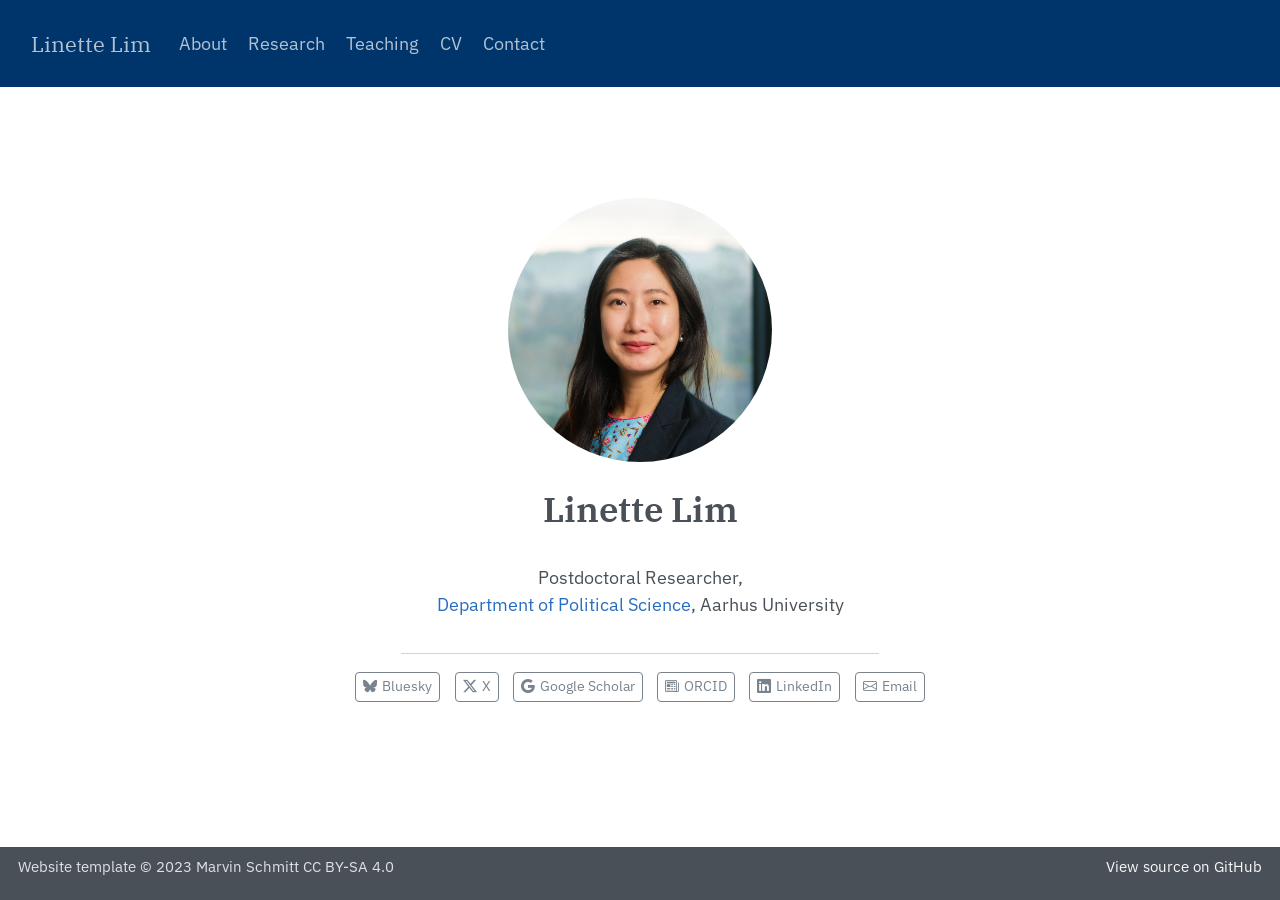
<file: docs/index.html>
<!DOCTYPE html>
<html xmlns="http://www.w3.org/1999/xhtml" lang="en" xml:lang="en"><head>

<meta charset="utf-8">
<meta name="generator" content="quarto-1.8.26">

<meta name="viewport" content="width=device-width, initial-scale=1.0, user-scalable=yes">


<title>Linette Lim</title>
<style>
code{white-space: pre-wrap;}
span.smallcaps{font-variant: small-caps;}
div.columns{display: flex; gap: min(4vw, 1.5em);}
div.column{flex: auto; overflow-x: auto;}
div.hanging-indent{margin-left: 1.5em; text-indent: -1.5em;}
ul.task-list{list-style: none;}
ul.task-list li input[type="checkbox"] {
  width: 0.8em;
  margin: 0 0.8em 0.2em -1em; /* quarto-specific, see https://github.com/quarto-dev/quarto-cli/issues/4556 */ 
  vertical-align: middle;
}
</style>


<script src="site_libs/quarto-nav/quarto-nav.js"></script>
<script src="site_libs/quarto-nav/headroom.min.js"></script>
<script src="site_libs/clipboard/clipboard.min.js"></script>
<script src="site_libs/quarto-html/quarto.js" type="module"></script>
<script src="site_libs/quarto-html/tabsets/tabsets.js" type="module"></script>
<script src="site_libs/quarto-html/axe/axe-check.js" type="module"></script>
<script src="site_libs/quarto-html/popper.min.js"></script>
<script src="site_libs/quarto-html/tippy.umd.min.js"></script>
<link href="site_libs/quarto-html/tippy.css" rel="stylesheet">
<link href="site_libs/quarto-html/quarto-syntax-highlighting-587c61ba64f3a5504c4d52d930310e48.css" rel="stylesheet" id="quarto-text-highlighting-styles">
<script src="site_libs/bootstrap/bootstrap.min.js"></script>
<link href="site_libs/bootstrap/bootstrap-icons.css" rel="stylesheet">
<link href="site_libs/bootstrap/bootstrap-eda5d264fb7306317da02b2ab7589dc1.min.css" rel="stylesheet" append-hash="true" id="quarto-bootstrap" data-mode="light">
<script id="quarto-search-options" type="application/json">{
  "language": {
    "search-no-results-text": "No results",
    "search-matching-documents-text": "matching documents",
    "search-copy-link-title": "Copy link to search",
    "search-hide-matches-text": "Hide additional matches",
    "search-more-match-text": "more match in this document",
    "search-more-matches-text": "more matches in this document",
    "search-clear-button-title": "Clear",
    "search-text-placeholder": "",
    "search-detached-cancel-button-title": "Cancel",
    "search-submit-button-title": "Submit",
    "search-label": "Search"
  }
}</script>
<style>@import url('https://fonts.googleapis.com/css2?family=IBM+Plex+Sans:ital,wght@0,100..700;1,100..700&family=IBM+Plex+Serif:ital,wght@0,100;0,200;0,300;0,400;0,500;0,600;0,700;1,100;1,200;1,300;1,400;1,500;1,600;1,700&display=swap');</style>


</head>

<body class="nav-fixed fullcontent quarto-light">

<div id="quarto-search-results"></div>
  <header id="quarto-header" class="headroom fixed-top">
    <nav class="navbar navbar-expand-lg " data-bs-theme="dark">
      <div class="navbar-container container-fluid">
      <div class="navbar-brand-container mx-auto">
    <a class="navbar-brand" href="./index.html">
    <span class="navbar-title">Linette Lim</span>
    </a>
  </div>
          <button class="navbar-toggler" type="button" data-bs-toggle="collapse" data-bs-target="#navbarCollapse" aria-controls="navbarCollapse" role="menu" aria-expanded="false" aria-label="Toggle navigation" onclick="if (window.quartoToggleHeadroom) { window.quartoToggleHeadroom(); }">
  <span class="navbar-toggler-icon"></span>
</button>
          <div class="collapse navbar-collapse" id="navbarCollapse">
            <ul class="navbar-nav navbar-nav-scroll me-auto">
  <li class="nav-item">
    <a class="nav-link" href="./about/index.html"> 
<span class="menu-text">About</span></a>
  </li>  
  <li class="nav-item">
    <a class="nav-link" href="./research/index.html"> 
<span class="menu-text">Research</span></a>
  </li>  
  <li class="nav-item">
    <a class="nav-link" href="./teaching/index.html"> 
<span class="menu-text">Teaching</span></a>
  </li>  
  <li class="nav-item">
    <a class="nav-link" href="./cv/index.html"> 
<span class="menu-text">CV</span></a>
  </li>  
  <li class="nav-item">
    <a class="nav-link" href="./contact/index.html"> 
<span class="menu-text">Contact</span></a>
  </li>  
</ul>
          </div> <!-- /navcollapse -->
            <div class="quarto-navbar-tools">
</div>
      </div> <!-- /container-fluid -->
    </nav>
</header>
<!-- content -->
<div id="quarto-content" class="quarto-container page-columns page-rows-contents page-layout-article page-navbar">
<!-- sidebar -->
<!-- margin-sidebar -->
    
<!-- main -->
<main class="content" id="quarto-document-content">




<div class="quarto-about-jolla">
  <img src="img/2212_Lim_L_011.png" class="about-image
  round " style="height: 15em; width: 15em;">
 <header id="title-block-header" class="quarto-title-block"><h1 class="title display-7">Linette Lim</h1></header><div id="about-block" style="text-align: center;">
<section id="linette-lim" class="level1">
<p>Postdoctoral Researcher,<br> <a href="https://ps.au.dk/en/" target="_blank">Department of Political Science</a>, Aarhus University</p>
</section>
</div> 
  <hr class="about-sep">
   <div class="about-links">
  <a href="https://bsky.app/profile/linettelim.bsky.social" class="about-link" rel="" target="">
    <i class="bi bi-bluesky"></i>
     <span class="about-link-text">Bluesky</span>
  </a>
  <a href="https://x.com/LinetteMLim" class="about-link" rel="" target="">
    <i class="bi bi-twitter-x"></i>
     <span class="about-link-text">X</span>
  </a>
  <a href="https://scholar.google.com/citations?user=Cuccu_sAAAAJ&amp;hl=en" class="about-link" rel="" target="">
    <i class="bi bi-google"></i>
     <span class="about-link-text">Google Scholar</span>
  </a>
  <a href="https://orcid.org/0000-0001-6916-4263" class="about-link" rel="" target="">
    <i class="bi bi-newspaper"></i>
     <span class="about-link-text">ORCID</span>
  </a>
  <a href="https://www.linkedin.com/in/linette-lim-a2095012/" class="about-link" rel="" target="">
    <i class="bi bi-linkedin"></i>
     <span class="about-link-text">LinkedIn</span>
  </a>
  <a href="mailto:mail@linettelim.com" class="about-link" rel="" target="">
    <i class="bi bi-envelope"></i>
     <span class="about-link-text">Email</span>
  </a>
</div>
</div>





</main> <!-- /main -->
<script id="quarto-html-after-body" type="application/javascript">
  window.document.addEventListener("DOMContentLoaded", function (event) {
    const isCodeAnnotation = (el) => {
      for (const clz of el.classList) {
        if (clz.startsWith('code-annotation-')) {                     
          return true;
        }
      }
      return false;
    }
    const onCopySuccess = function(e) {
      // button target
      const button = e.trigger;
      // don't keep focus
      button.blur();
      // flash "checked"
      button.classList.add('code-copy-button-checked');
      var currentTitle = button.getAttribute("title");
      button.setAttribute("title", "Copied!");
      let tooltip;
      if (window.bootstrap) {
        button.setAttribute("data-bs-toggle", "tooltip");
        button.setAttribute("data-bs-placement", "left");
        button.setAttribute("data-bs-title", "Copied!");
        tooltip = new bootstrap.Tooltip(button, 
          { trigger: "manual", 
            customClass: "code-copy-button-tooltip",
            offset: [0, -8]});
        tooltip.show();    
      }
      setTimeout(function() {
        if (tooltip) {
          tooltip.hide();
          button.removeAttribute("data-bs-title");
          button.removeAttribute("data-bs-toggle");
          button.removeAttribute("data-bs-placement");
        }
        button.setAttribute("title", currentTitle);
        button.classList.remove('code-copy-button-checked');
      }, 1000);
      // clear code selection
      e.clearSelection();
    }
    const getTextToCopy = function(trigger) {
      const outerScaffold = trigger.parentElement.cloneNode(true);
      const codeEl = outerScaffold.querySelector('code');
      for (const childEl of codeEl.children) {
        if (isCodeAnnotation(childEl)) {
          childEl.remove();
        }
      }
      return codeEl.innerText;
    }
    const clipboard = new window.ClipboardJS('.code-copy-button:not([data-in-quarto-modal])', {
      text: getTextToCopy
    });
    clipboard.on('success', onCopySuccess);
    if (window.document.getElementById('quarto-embedded-source-code-modal')) {
      const clipboardModal = new window.ClipboardJS('.code-copy-button[data-in-quarto-modal]', {
        text: getTextToCopy,
        container: window.document.getElementById('quarto-embedded-source-code-modal')
      });
      clipboardModal.on('success', onCopySuccess);
    }
      var localhostRegex = new RegExp(/^(?:http|https):\/\/localhost\:?[0-9]*\//);
      var mailtoRegex = new RegExp(/^mailto:/);
        var filterRegex = new RegExp('/' + window.location.host + '/');
      var isInternal = (href) => {
          return filterRegex.test(href) || localhostRegex.test(href) || mailtoRegex.test(href);
      }
      // Inspect non-navigation links and adorn them if external
     var links = window.document.querySelectorAll('a[href]:not(.nav-link):not(.navbar-brand):not(.toc-action):not(.sidebar-link):not(.sidebar-item-toggle):not(.pagination-link):not(.no-external):not([aria-hidden]):not(.dropdown-item):not(.quarto-navigation-tool):not(.about-link)');
      for (var i=0; i<links.length; i++) {
        const link = links[i];
        if (!isInternal(link.href)) {
          // undo the damage that might have been done by quarto-nav.js in the case of
          // links that we want to consider external
          if (link.dataset.originalHref !== undefined) {
            link.href = link.dataset.originalHref;
          }
        }
      }
    function tippyHover(el, contentFn, onTriggerFn, onUntriggerFn) {
      const config = {
        allowHTML: true,
        maxWidth: 500,
        delay: 100,
        arrow: false,
        appendTo: function(el) {
            return el.parentElement;
        },
        interactive: true,
        interactiveBorder: 10,
        theme: 'quarto',
        placement: 'bottom-start',
      };
      if (contentFn) {
        config.content = contentFn;
      }
      if (onTriggerFn) {
        config.onTrigger = onTriggerFn;
      }
      if (onUntriggerFn) {
        config.onUntrigger = onUntriggerFn;
      }
      window.tippy(el, config); 
    }
    const noterefs = window.document.querySelectorAll('a[role="doc-noteref"]');
    for (var i=0; i<noterefs.length; i++) {
      const ref = noterefs[i];
      tippyHover(ref, function() {
        // use id or data attribute instead here
        let href = ref.getAttribute('data-footnote-href') || ref.getAttribute('href');
        try { href = new URL(href).hash; } catch {}
        const id = href.replace(/^#\/?/, "");
        const note = window.document.getElementById(id);
        if (note) {
          return note.innerHTML;
        } else {
          return "";
        }
      });
    }
    const xrefs = window.document.querySelectorAll('a.quarto-xref');
    const processXRef = (id, note) => {
      // Strip column container classes
      const stripColumnClz = (el) => {
        el.classList.remove("page-full", "page-columns");
        if (el.children) {
          for (const child of el.children) {
            stripColumnClz(child);
          }
        }
      }
      stripColumnClz(note)
      if (id === null || id.startsWith('sec-')) {
        // Special case sections, only their first couple elements
        const container = document.createElement("div");
        if (note.children && note.children.length > 2) {
          container.appendChild(note.children[0].cloneNode(true));
          for (let i = 1; i < note.children.length; i++) {
            const child = note.children[i];
            if (child.tagName === "P" && child.innerText === "") {
              continue;
            } else {
              container.appendChild(child.cloneNode(true));
              break;
            }
          }
          if (window.Quarto?.typesetMath) {
            window.Quarto.typesetMath(container);
          }
          return container.innerHTML
        } else {
          if (window.Quarto?.typesetMath) {
            window.Quarto.typesetMath(note);
          }
          return note.innerHTML;
        }
      } else {
        // Remove any anchor links if they are present
        const anchorLink = note.querySelector('a.anchorjs-link');
        if (anchorLink) {
          anchorLink.remove();
        }
        if (window.Quarto?.typesetMath) {
          window.Quarto.typesetMath(note);
        }
        if (note.classList.contains("callout")) {
          return note.outerHTML;
        } else {
          return note.innerHTML;
        }
      }
    }
    for (var i=0; i<xrefs.length; i++) {
      const xref = xrefs[i];
      tippyHover(xref, undefined, function(instance) {
        instance.disable();
        let url = xref.getAttribute('href');
        let hash = undefined; 
        if (url.startsWith('#')) {
          hash = url;
        } else {
          try { hash = new URL(url).hash; } catch {}
        }
        if (hash) {
          const id = hash.replace(/^#\/?/, "");
          const note = window.document.getElementById(id);
          if (note !== null) {
            try {
              const html = processXRef(id, note.cloneNode(true));
              instance.setContent(html);
            } finally {
              instance.enable();
              instance.show();
            }
          } else {
            // See if we can fetch this
            fetch(url.split('#')[0])
            .then(res => res.text())
            .then(html => {
              const parser = new DOMParser();
              const htmlDoc = parser.parseFromString(html, "text/html");
              const note = htmlDoc.getElementById(id);
              if (note !== null) {
                const html = processXRef(id, note);
                instance.setContent(html);
              } 
            }).finally(() => {
              instance.enable();
              instance.show();
            });
          }
        } else {
          // See if we can fetch a full url (with no hash to target)
          // This is a special case and we should probably do some content thinning / targeting
          fetch(url)
          .then(res => res.text())
          .then(html => {
            const parser = new DOMParser();
            const htmlDoc = parser.parseFromString(html, "text/html");
            const note = htmlDoc.querySelector('main.content');
            if (note !== null) {
              // This should only happen for chapter cross references
              // (since there is no id in the URL)
              // remove the first header
              if (note.children.length > 0 && note.children[0].tagName === "HEADER") {
                note.children[0].remove();
              }
              const html = processXRef(null, note);
              instance.setContent(html);
            } 
          }).finally(() => {
            instance.enable();
            instance.show();
          });
        }
      }, function(instance) {
      });
    }
        let selectedAnnoteEl;
        const selectorForAnnotation = ( cell, annotation) => {
          let cellAttr = 'data-code-cell="' + cell + '"';
          let lineAttr = 'data-code-annotation="' +  annotation + '"';
          const selector = 'span[' + cellAttr + '][' + lineAttr + ']';
          return selector;
        }
        const selectCodeLines = (annoteEl) => {
          const doc = window.document;
          const targetCell = annoteEl.getAttribute("data-target-cell");
          const targetAnnotation = annoteEl.getAttribute("data-target-annotation");
          const annoteSpan = window.document.querySelector(selectorForAnnotation(targetCell, targetAnnotation));
          const lines = annoteSpan.getAttribute("data-code-lines").split(",");
          const lineIds = lines.map((line) => {
            return targetCell + "-" + line;
          })
          let top = null;
          let height = null;
          let parent = null;
          if (lineIds.length > 0) {
              //compute the position of the single el (top and bottom and make a div)
              const el = window.document.getElementById(lineIds[0]);
              top = el.offsetTop;
              height = el.offsetHeight;
              parent = el.parentElement.parentElement;
            if (lineIds.length > 1) {
              const lastEl = window.document.getElementById(lineIds[lineIds.length - 1]);
              const bottom = lastEl.offsetTop + lastEl.offsetHeight;
              height = bottom - top;
            }
            if (top !== null && height !== null && parent !== null) {
              // cook up a div (if necessary) and position it 
              let div = window.document.getElementById("code-annotation-line-highlight");
              if (div === null) {
                div = window.document.createElement("div");
                div.setAttribute("id", "code-annotation-line-highlight");
                div.style.position = 'absolute';
                parent.appendChild(div);
              }
              div.style.top = top - 2 + "px";
              div.style.height = height + 4 + "px";
              div.style.left = 0;
              let gutterDiv = window.document.getElementById("code-annotation-line-highlight-gutter");
              if (gutterDiv === null) {
                gutterDiv = window.document.createElement("div");
                gutterDiv.setAttribute("id", "code-annotation-line-highlight-gutter");
                gutterDiv.style.position = 'absolute';
                const codeCell = window.document.getElementById(targetCell);
                const gutter = codeCell.querySelector('.code-annotation-gutter');
                gutter.appendChild(gutterDiv);
              }
              gutterDiv.style.top = top - 2 + "px";
              gutterDiv.style.height = height + 4 + "px";
            }
            selectedAnnoteEl = annoteEl;
          }
        };
        const unselectCodeLines = () => {
          const elementsIds = ["code-annotation-line-highlight", "code-annotation-line-highlight-gutter"];
          elementsIds.forEach((elId) => {
            const div = window.document.getElementById(elId);
            if (div) {
              div.remove();
            }
          });
          selectedAnnoteEl = undefined;
        };
          // Handle positioning of the toggle
      window.addEventListener(
        "resize",
        throttle(() => {
          elRect = undefined;
          if (selectedAnnoteEl) {
            selectCodeLines(selectedAnnoteEl);
          }
        }, 10)
      );
      function throttle(fn, ms) {
      let throttle = false;
      let timer;
        return (...args) => {
          if(!throttle) { // first call gets through
              fn.apply(this, args);
              throttle = true;
          } else { // all the others get throttled
              if(timer) clearTimeout(timer); // cancel #2
              timer = setTimeout(() => {
                fn.apply(this, args);
                timer = throttle = false;
              }, ms);
          }
        };
      }
        // Attach click handler to the DT
        const annoteDls = window.document.querySelectorAll('dt[data-target-cell]');
        for (const annoteDlNode of annoteDls) {
          annoteDlNode.addEventListener('click', (event) => {
            const clickedEl = event.target;
            if (clickedEl !== selectedAnnoteEl) {
              unselectCodeLines();
              const activeEl = window.document.querySelector('dt[data-target-cell].code-annotation-active');
              if (activeEl) {
                activeEl.classList.remove('code-annotation-active');
              }
              selectCodeLines(clickedEl);
              clickedEl.classList.add('code-annotation-active');
            } else {
              // Unselect the line
              unselectCodeLines();
              clickedEl.classList.remove('code-annotation-active');
            }
          });
        }
    const findCites = (el) => {
      const parentEl = el.parentElement;
      if (parentEl) {
        const cites = parentEl.dataset.cites;
        if (cites) {
          return {
            el,
            cites: cites.split(' ')
          };
        } else {
          return findCites(el.parentElement)
        }
      } else {
        return undefined;
      }
    };
    var bibliorefs = window.document.querySelectorAll('a[role="doc-biblioref"]');
    for (var i=0; i<bibliorefs.length; i++) {
      const ref = bibliorefs[i];
      const citeInfo = findCites(ref);
      if (citeInfo) {
        tippyHover(citeInfo.el, function() {
          var popup = window.document.createElement('div');
          citeInfo.cites.forEach(function(cite) {
            var citeDiv = window.document.createElement('div');
            citeDiv.classList.add('hanging-indent');
            citeDiv.classList.add('csl-entry');
            var biblioDiv = window.document.getElementById('ref-' + cite);
            if (biblioDiv) {
              citeDiv.innerHTML = biblioDiv.innerHTML;
            }
            popup.appendChild(citeDiv);
          });
          return popup.innerHTML;
        });
      }
    }
  });
  </script>
</div> <!-- /content -->
<footer class="footer">
  <div class="nav-footer">
    <div class="nav-footer-left">
<p><span class="faux-block">Website template © 2023 Marvin Schmitt CC BY-SA 4.0</span></p>
</div>   
    <div class="nav-footer-center">
      &nbsp;
    </div>
    <div class="nav-footer-right">
<p><span class="faux-block"><a href="https://github.com/marvinschmitt/quarto-website-template/">View source on GitHub</a></span></p>
</div>
  </div>
</footer>




</body></html>
</file>
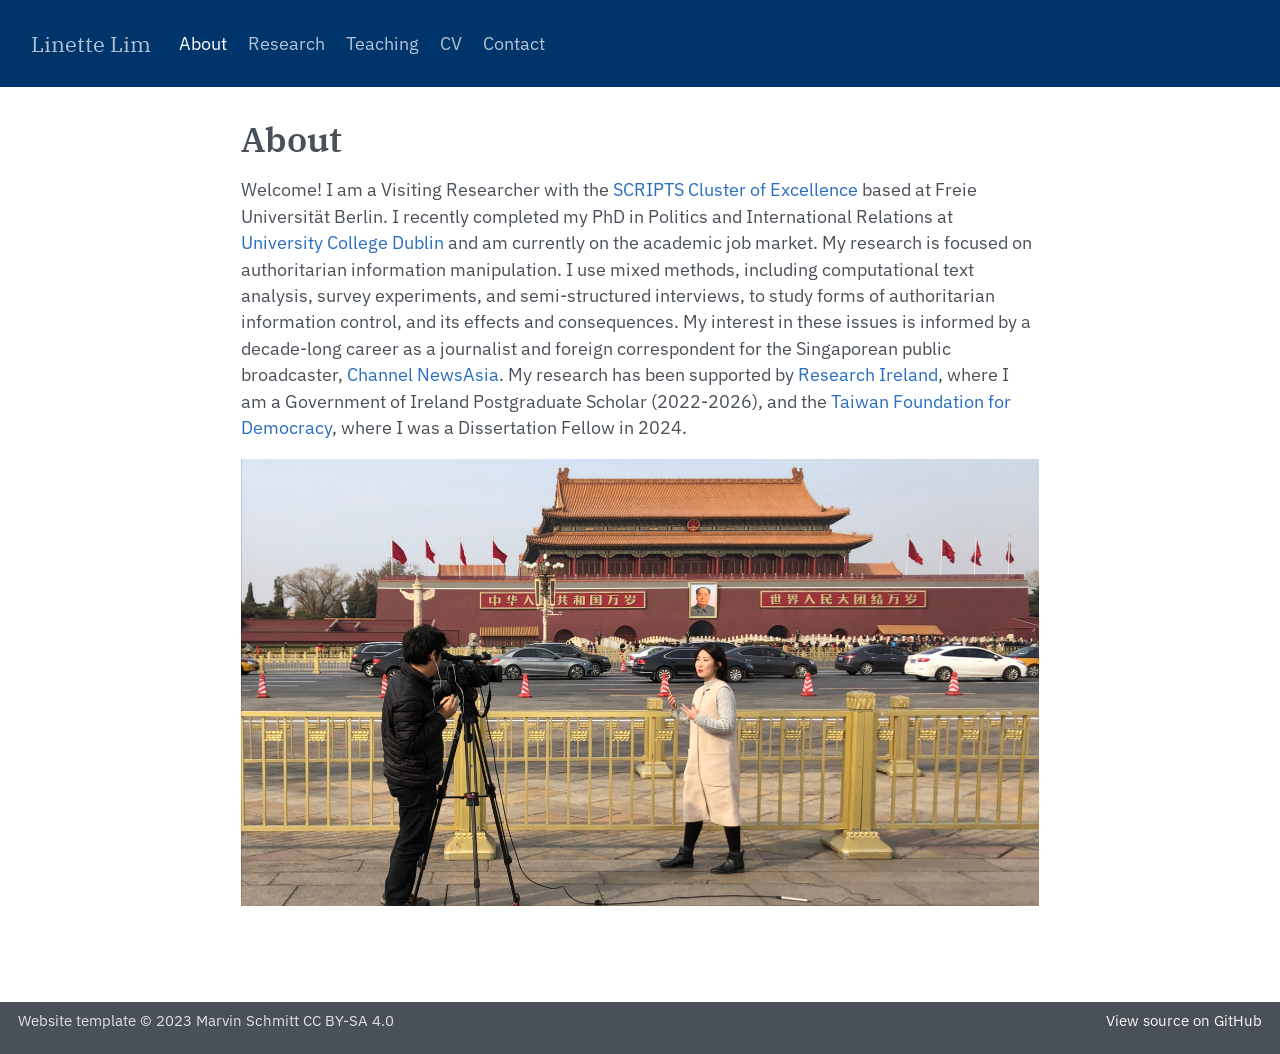
<file: docs/about/index.html>
<!DOCTYPE html>
<html xmlns="http://www.w3.org/1999/xhtml" lang="en" xml:lang="en"><head>

<meta charset="utf-8">
<meta name="generator" content="quarto-1.8.26">

<meta name="viewport" content="width=device-width, initial-scale=1.0, user-scalable=yes">


<title>About – Linette Lim</title>
<style>
code{white-space: pre-wrap;}
span.smallcaps{font-variant: small-caps;}
div.columns{display: flex; gap: min(4vw, 1.5em);}
div.column{flex: auto; overflow-x: auto;}
div.hanging-indent{margin-left: 1.5em; text-indent: -1.5em;}
ul.task-list{list-style: none;}
ul.task-list li input[type="checkbox"] {
  width: 0.8em;
  margin: 0 0.8em 0.2em -1em; /* quarto-specific, see https://github.com/quarto-dev/quarto-cli/issues/4556 */ 
  vertical-align: middle;
}
</style>


<script src="../site_libs/quarto-nav/quarto-nav.js"></script>
<script src="../site_libs/quarto-nav/headroom.min.js"></script>
<script src="../site_libs/clipboard/clipboard.min.js"></script>
<script src="../site_libs/quarto-html/quarto.js" type="module"></script>
<script src="../site_libs/quarto-html/tabsets/tabsets.js" type="module"></script>
<script src="../site_libs/quarto-html/axe/axe-check.js" type="module"></script>
<script src="../site_libs/quarto-html/popper.min.js"></script>
<script src="../site_libs/quarto-html/tippy.umd.min.js"></script>
<script src="../site_libs/quarto-html/anchor.min.js"></script>
<link href="../site_libs/quarto-html/tippy.css" rel="stylesheet">
<link href="../site_libs/quarto-html/quarto-syntax-highlighting-587c61ba64f3a5504c4d52d930310e48.css" rel="stylesheet" id="quarto-text-highlighting-styles">
<script src="../site_libs/bootstrap/bootstrap.min.js"></script>
<link href="../site_libs/bootstrap/bootstrap-icons.css" rel="stylesheet">
<link href="../site_libs/bootstrap/bootstrap-eda5d264fb7306317da02b2ab7589dc1.min.css" rel="stylesheet" append-hash="true" id="quarto-bootstrap" data-mode="light">
<script id="quarto-search-options" type="application/json">{
  "language": {
    "search-no-results-text": "No results",
    "search-matching-documents-text": "matching documents",
    "search-copy-link-title": "Copy link to search",
    "search-hide-matches-text": "Hide additional matches",
    "search-more-match-text": "more match in this document",
    "search-more-matches-text": "more matches in this document",
    "search-clear-button-title": "Clear",
    "search-text-placeholder": "",
    "search-detached-cancel-button-title": "Cancel",
    "search-submit-button-title": "Submit",
    "search-label": "Search"
  }
}</script>
<style>@import url('https://fonts.googleapis.com/css2?family=IBM+Plex+Sans:ital,wght@0,100..700;1,100..700&family=IBM+Plex+Serif:ital,wght@0,100;0,200;0,300;0,400;0,500;0,600;0,700;1,100;1,200;1,300;1,400;1,500;1,600;1,700&display=swap');</style>


</head>

<body class="nav-fixed fullcontent quarto-light">

<div id="quarto-search-results"></div>
  <header id="quarto-header" class="headroom fixed-top">
    <nav class="navbar navbar-expand-lg " data-bs-theme="dark">
      <div class="navbar-container container-fluid">
      <div class="navbar-brand-container mx-auto">
    <a class="navbar-brand" href="../index.html">
    <span class="navbar-title">Linette Lim</span>
    </a>
  </div>
          <button class="navbar-toggler" type="button" data-bs-toggle="collapse" data-bs-target="#navbarCollapse" aria-controls="navbarCollapse" role="menu" aria-expanded="false" aria-label="Toggle navigation" onclick="if (window.quartoToggleHeadroom) { window.quartoToggleHeadroom(); }">
  <span class="navbar-toggler-icon"></span>
</button>
          <div class="collapse navbar-collapse" id="navbarCollapse">
            <ul class="navbar-nav navbar-nav-scroll me-auto">
  <li class="nav-item">
    <a class="nav-link active" href="../about/index.html" aria-current="page"> 
<span class="menu-text">About</span></a>
  </li>  
  <li class="nav-item">
    <a class="nav-link" href="../research/index.html"> 
<span class="menu-text">Research</span></a>
  </li>  
  <li class="nav-item">
    <a class="nav-link" href="../teaching/index.html"> 
<span class="menu-text">Teaching</span></a>
  </li>  
  <li class="nav-item">
    <a class="nav-link" href="../cv/index.html"> 
<span class="menu-text">CV</span></a>
  </li>  
  <li class="nav-item">
    <a class="nav-link" href="../contact/index.html"> 
<span class="menu-text">Contact</span></a>
  </li>  
</ul>
          </div> <!-- /navcollapse -->
            <div class="quarto-navbar-tools">
</div>
      </div> <!-- /container-fluid -->
    </nav>
</header>
<!-- content -->
<div id="quarto-content" class="quarto-container page-columns page-rows-contents page-layout-article page-navbar">
<!-- sidebar -->
<!-- margin-sidebar -->
    
<!-- main -->
<main class="content" id="quarto-document-content">

<header id="title-block-header" class="quarto-title-block default">
<div class="quarto-title">
<h1 class="title">About</h1>
</div>



<div class="quarto-title-meta">

    
  
    
  </div>
  


</header>


<p>Welcome! I am a Visiting Researcher with the <a href="https://www.scripts-berlin.eu/" target="_blank">SCRIPTS Cluster of Excellence</a> based at Freie Universität Berlin. I recently completed my PhD in Politics and International Relations at <a href="https://www.ucd.ie/spire/" target="_blank">University College Dublin</a> and am currently on the academic job market. My research is focused on authoritarian information manipulation. I use mixed methods, including computational text analysis, survey experiments, and semi-structured interviews, to study forms of authoritarian information control, and its effects and consequences. My interest in these issues is informed by a decade-long career as a journalist and foreign correspondent for the Singaporean public broadcaster, <a href="https://www.channelnewsasia.com/international" target="_blank">Channel NewsAsia</a>. My research has been supported by <a href="https://www.researchireland.ie/" target="_blank">Research Ireland</a>, where I am a Government of Ireland Postgraduate Scholar (2022-2026), and the <a href="https://www.tfd.org.tw/en/index" target="_blank">Taiwan Foundation for Democracy</a>, where I was a Dissertation Fellow in 2024.</p>
<p><img src="photo.jpg" class="img-fluid"></p>



</main> <!-- /main -->
<script id="quarto-html-after-body" type="application/javascript">
  window.document.addEventListener("DOMContentLoaded", function (event) {
    const icon = "";
    const anchorJS = new window.AnchorJS();
    anchorJS.options = {
      placement: 'right',
      icon: icon
    };
    anchorJS.add('.anchored');
    const isCodeAnnotation = (el) => {
      for (const clz of el.classList) {
        if (clz.startsWith('code-annotation-')) {                     
          return true;
        }
      }
      return false;
    }
    const onCopySuccess = function(e) {
      // button target
      const button = e.trigger;
      // don't keep focus
      button.blur();
      // flash "checked"
      button.classList.add('code-copy-button-checked');
      var currentTitle = button.getAttribute("title");
      button.setAttribute("title", "Copied!");
      let tooltip;
      if (window.bootstrap) {
        button.setAttribute("data-bs-toggle", "tooltip");
        button.setAttribute("data-bs-placement", "left");
        button.setAttribute("data-bs-title", "Copied!");
        tooltip = new bootstrap.Tooltip(button, 
          { trigger: "manual", 
            customClass: "code-copy-button-tooltip",
            offset: [0, -8]});
        tooltip.show();    
      }
      setTimeout(function() {
        if (tooltip) {
          tooltip.hide();
          button.removeAttribute("data-bs-title");
          button.removeAttribute("data-bs-toggle");
          button.removeAttribute("data-bs-placement");
        }
        button.setAttribute("title", currentTitle);
        button.classList.remove('code-copy-button-checked');
      }, 1000);
      // clear code selection
      e.clearSelection();
    }
    const getTextToCopy = function(trigger) {
      const outerScaffold = trigger.parentElement.cloneNode(true);
      const codeEl = outerScaffold.querySelector('code');
      for (const childEl of codeEl.children) {
        if (isCodeAnnotation(childEl)) {
          childEl.remove();
        }
      }
      return codeEl.innerText;
    }
    const clipboard = new window.ClipboardJS('.code-copy-button:not([data-in-quarto-modal])', {
      text: getTextToCopy
    });
    clipboard.on('success', onCopySuccess);
    if (window.document.getElementById('quarto-embedded-source-code-modal')) {
      const clipboardModal = new window.ClipboardJS('.code-copy-button[data-in-quarto-modal]', {
        text: getTextToCopy,
        container: window.document.getElementById('quarto-embedded-source-code-modal')
      });
      clipboardModal.on('success', onCopySuccess);
    }
      var localhostRegex = new RegExp(/^(?:http|https):\/\/localhost\:?[0-9]*\//);
      var mailtoRegex = new RegExp(/^mailto:/);
        var filterRegex = new RegExp('/' + window.location.host + '/');
      var isInternal = (href) => {
          return filterRegex.test(href) || localhostRegex.test(href) || mailtoRegex.test(href);
      }
      // Inspect non-navigation links and adorn them if external
     var links = window.document.querySelectorAll('a[href]:not(.nav-link):not(.navbar-brand):not(.toc-action):not(.sidebar-link):not(.sidebar-item-toggle):not(.pagination-link):not(.no-external):not([aria-hidden]):not(.dropdown-item):not(.quarto-navigation-tool):not(.about-link)');
      for (var i=0; i<links.length; i++) {
        const link = links[i];
        if (!isInternal(link.href)) {
          // undo the damage that might have been done by quarto-nav.js in the case of
          // links that we want to consider external
          if (link.dataset.originalHref !== undefined) {
            link.href = link.dataset.originalHref;
          }
        }
      }
    function tippyHover(el, contentFn, onTriggerFn, onUntriggerFn) {
      const config = {
        allowHTML: true,
        maxWidth: 500,
        delay: 100,
        arrow: false,
        appendTo: function(el) {
            return el.parentElement;
        },
        interactive: true,
        interactiveBorder: 10,
        theme: 'quarto',
        placement: 'bottom-start',
      };
      if (contentFn) {
        config.content = contentFn;
      }
      if (onTriggerFn) {
        config.onTrigger = onTriggerFn;
      }
      if (onUntriggerFn) {
        config.onUntrigger = onUntriggerFn;
      }
      window.tippy(el, config); 
    }
    const noterefs = window.document.querySelectorAll('a[role="doc-noteref"]');
    for (var i=0; i<noterefs.length; i++) {
      const ref = noterefs[i];
      tippyHover(ref, function() {
        // use id or data attribute instead here
        let href = ref.getAttribute('data-footnote-href') || ref.getAttribute('href');
        try { href = new URL(href).hash; } catch {}
        const id = href.replace(/^#\/?/, "");
        const note = window.document.getElementById(id);
        if (note) {
          return note.innerHTML;
        } else {
          return "";
        }
      });
    }
    const xrefs = window.document.querySelectorAll('a.quarto-xref');
    const processXRef = (id, note) => {
      // Strip column container classes
      const stripColumnClz = (el) => {
        el.classList.remove("page-full", "page-columns");
        if (el.children) {
          for (const child of el.children) {
            stripColumnClz(child);
          }
        }
      }
      stripColumnClz(note)
      if (id === null || id.startsWith('sec-')) {
        // Special case sections, only their first couple elements
        const container = document.createElement("div");
        if (note.children && note.children.length > 2) {
          container.appendChild(note.children[0].cloneNode(true));
          for (let i = 1; i < note.children.length; i++) {
            const child = note.children[i];
            if (child.tagName === "P" && child.innerText === "") {
              continue;
            } else {
              container.appendChild(child.cloneNode(true));
              break;
            }
          }
          if (window.Quarto?.typesetMath) {
            window.Quarto.typesetMath(container);
          }
          return container.innerHTML
        } else {
          if (window.Quarto?.typesetMath) {
            window.Quarto.typesetMath(note);
          }
          return note.innerHTML;
        }
      } else {
        // Remove any anchor links if they are present
        const anchorLink = note.querySelector('a.anchorjs-link');
        if (anchorLink) {
          anchorLink.remove();
        }
        if (window.Quarto?.typesetMath) {
          window.Quarto.typesetMath(note);
        }
        if (note.classList.contains("callout")) {
          return note.outerHTML;
        } else {
          return note.innerHTML;
        }
      }
    }
    for (var i=0; i<xrefs.length; i++) {
      const xref = xrefs[i];
      tippyHover(xref, undefined, function(instance) {
        instance.disable();
        let url = xref.getAttribute('href');
        let hash = undefined; 
        if (url.startsWith('#')) {
          hash = url;
        } else {
          try { hash = new URL(url).hash; } catch {}
        }
        if (hash) {
          const id = hash.replace(/^#\/?/, "");
          const note = window.document.getElementById(id);
          if (note !== null) {
            try {
              const html = processXRef(id, note.cloneNode(true));
              instance.setContent(html);
            } finally {
              instance.enable();
              instance.show();
            }
          } else {
            // See if we can fetch this
            fetch(url.split('#')[0])
            .then(res => res.text())
            .then(html => {
              const parser = new DOMParser();
              const htmlDoc = parser.parseFromString(html, "text/html");
              const note = htmlDoc.getElementById(id);
              if (note !== null) {
                const html = processXRef(id, note);
                instance.setContent(html);
              } 
            }).finally(() => {
              instance.enable();
              instance.show();
            });
          }
        } else {
          // See if we can fetch a full url (with no hash to target)
          // This is a special case and we should probably do some content thinning / targeting
          fetch(url)
          .then(res => res.text())
          .then(html => {
            const parser = new DOMParser();
            const htmlDoc = parser.parseFromString(html, "text/html");
            const note = htmlDoc.querySelector('main.content');
            if (note !== null) {
              // This should only happen for chapter cross references
              // (since there is no id in the URL)
              // remove the first header
              if (note.children.length > 0 && note.children[0].tagName === "HEADER") {
                note.children[0].remove();
              }
              const html = processXRef(null, note);
              instance.setContent(html);
            } 
          }).finally(() => {
            instance.enable();
            instance.show();
          });
        }
      }, function(instance) {
      });
    }
        let selectedAnnoteEl;
        const selectorForAnnotation = ( cell, annotation) => {
          let cellAttr = 'data-code-cell="' + cell + '"';
          let lineAttr = 'data-code-annotation="' +  annotation + '"';
          const selector = 'span[' + cellAttr + '][' + lineAttr + ']';
          return selector;
        }
        const selectCodeLines = (annoteEl) => {
          const doc = window.document;
          const targetCell = annoteEl.getAttribute("data-target-cell");
          const targetAnnotation = annoteEl.getAttribute("data-target-annotation");
          const annoteSpan = window.document.querySelector(selectorForAnnotation(targetCell, targetAnnotation));
          const lines = annoteSpan.getAttribute("data-code-lines").split(",");
          const lineIds = lines.map((line) => {
            return targetCell + "-" + line;
          })
          let top = null;
          let height = null;
          let parent = null;
          if (lineIds.length > 0) {
              //compute the position of the single el (top and bottom and make a div)
              const el = window.document.getElementById(lineIds[0]);
              top = el.offsetTop;
              height = el.offsetHeight;
              parent = el.parentElement.parentElement;
            if (lineIds.length > 1) {
              const lastEl = window.document.getElementById(lineIds[lineIds.length - 1]);
              const bottom = lastEl.offsetTop + lastEl.offsetHeight;
              height = bottom - top;
            }
            if (top !== null && height !== null && parent !== null) {
              // cook up a div (if necessary) and position it 
              let div = window.document.getElementById("code-annotation-line-highlight");
              if (div === null) {
                div = window.document.createElement("div");
                div.setAttribute("id", "code-annotation-line-highlight");
                div.style.position = 'absolute';
                parent.appendChild(div);
              }
              div.style.top = top - 2 + "px";
              div.style.height = height + 4 + "px";
              div.style.left = 0;
              let gutterDiv = window.document.getElementById("code-annotation-line-highlight-gutter");
              if (gutterDiv === null) {
                gutterDiv = window.document.createElement("div");
                gutterDiv.setAttribute("id", "code-annotation-line-highlight-gutter");
                gutterDiv.style.position = 'absolute';
                const codeCell = window.document.getElementById(targetCell);
                const gutter = codeCell.querySelector('.code-annotation-gutter');
                gutter.appendChild(gutterDiv);
              }
              gutterDiv.style.top = top - 2 + "px";
              gutterDiv.style.height = height + 4 + "px";
            }
            selectedAnnoteEl = annoteEl;
          }
        };
        const unselectCodeLines = () => {
          const elementsIds = ["code-annotation-line-highlight", "code-annotation-line-highlight-gutter"];
          elementsIds.forEach((elId) => {
            const div = window.document.getElementById(elId);
            if (div) {
              div.remove();
            }
          });
          selectedAnnoteEl = undefined;
        };
          // Handle positioning of the toggle
      window.addEventListener(
        "resize",
        throttle(() => {
          elRect = undefined;
          if (selectedAnnoteEl) {
            selectCodeLines(selectedAnnoteEl);
          }
        }, 10)
      );
      function throttle(fn, ms) {
      let throttle = false;
      let timer;
        return (...args) => {
          if(!throttle) { // first call gets through
              fn.apply(this, args);
              throttle = true;
          } else { // all the others get throttled
              if(timer) clearTimeout(timer); // cancel #2
              timer = setTimeout(() => {
                fn.apply(this, args);
                timer = throttle = false;
              }, ms);
          }
        };
      }
        // Attach click handler to the DT
        const annoteDls = window.document.querySelectorAll('dt[data-target-cell]');
        for (const annoteDlNode of annoteDls) {
          annoteDlNode.addEventListener('click', (event) => {
            const clickedEl = event.target;
            if (clickedEl !== selectedAnnoteEl) {
              unselectCodeLines();
              const activeEl = window.document.querySelector('dt[data-target-cell].code-annotation-active');
              if (activeEl) {
                activeEl.classList.remove('code-annotation-active');
              }
              selectCodeLines(clickedEl);
              clickedEl.classList.add('code-annotation-active');
            } else {
              // Unselect the line
              unselectCodeLines();
              clickedEl.classList.remove('code-annotation-active');
            }
          });
        }
    const findCites = (el) => {
      const parentEl = el.parentElement;
      if (parentEl) {
        const cites = parentEl.dataset.cites;
        if (cites) {
          return {
            el,
            cites: cites.split(' ')
          };
        } else {
          return findCites(el.parentElement)
        }
      } else {
        return undefined;
      }
    };
    var bibliorefs = window.document.querySelectorAll('a[role="doc-biblioref"]');
    for (var i=0; i<bibliorefs.length; i++) {
      const ref = bibliorefs[i];
      const citeInfo = findCites(ref);
      if (citeInfo) {
        tippyHover(citeInfo.el, function() {
          var popup = window.document.createElement('div');
          citeInfo.cites.forEach(function(cite) {
            var citeDiv = window.document.createElement('div');
            citeDiv.classList.add('hanging-indent');
            citeDiv.classList.add('csl-entry');
            var biblioDiv = window.document.getElementById('ref-' + cite);
            if (biblioDiv) {
              citeDiv.innerHTML = biblioDiv.innerHTML;
            }
            popup.appendChild(citeDiv);
          });
          return popup.innerHTML;
        });
      }
    }
  });
  </script>
</div> <!-- /content -->
<footer class="footer">
  <div class="nav-footer">
    <div class="nav-footer-left">
<p><span class="faux-block">Website template © 2023 Marvin Schmitt CC BY-SA 4.0</span></p>
</div>   
    <div class="nav-footer-center">
      &nbsp;
    </div>
    <div class="nav-footer-right">
<p><span class="faux-block"><a href="https://github.com/marvinschmitt/quarto-website-template/">View source on GitHub</a></span></p>
</div>
  </div>
</footer>




</body></html>
</file>
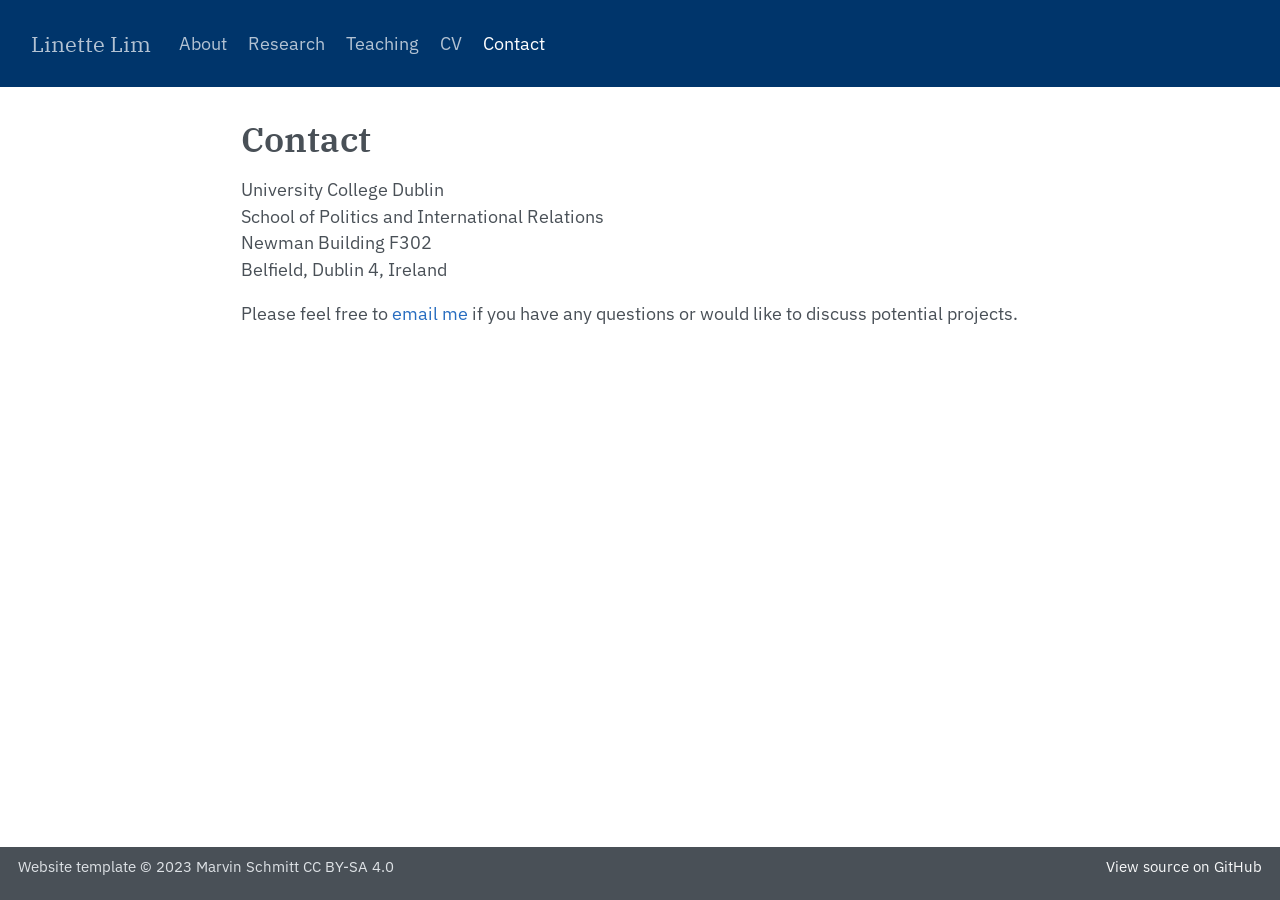
<file: docs/contact/index.html>
<!DOCTYPE html>
<html xmlns="http://www.w3.org/1999/xhtml" lang="en" xml:lang="en"><head>

<meta charset="utf-8">
<meta name="generator" content="quarto-1.8.26">

<meta name="viewport" content="width=device-width, initial-scale=1.0, user-scalable=yes">


<title>Contact – Linette Lim</title>
<style>
code{white-space: pre-wrap;}
span.smallcaps{font-variant: small-caps;}
div.columns{display: flex; gap: min(4vw, 1.5em);}
div.column{flex: auto; overflow-x: auto;}
div.hanging-indent{margin-left: 1.5em; text-indent: -1.5em;}
ul.task-list{list-style: none;}
ul.task-list li input[type="checkbox"] {
  width: 0.8em;
  margin: 0 0.8em 0.2em -1em; /* quarto-specific, see https://github.com/quarto-dev/quarto-cli/issues/4556 */ 
  vertical-align: middle;
}
</style>


<script src="../site_libs/quarto-nav/quarto-nav.js"></script>
<script src="../site_libs/quarto-nav/headroom.min.js"></script>
<script src="../site_libs/clipboard/clipboard.min.js"></script>
<script src="../site_libs/quarto-html/quarto.js" type="module"></script>
<script src="../site_libs/quarto-html/tabsets/tabsets.js" type="module"></script>
<script src="../site_libs/quarto-html/axe/axe-check.js" type="module"></script>
<script src="../site_libs/quarto-html/popper.min.js"></script>
<script src="../site_libs/quarto-html/tippy.umd.min.js"></script>
<script src="../site_libs/quarto-html/anchor.min.js"></script>
<link href="../site_libs/quarto-html/tippy.css" rel="stylesheet">
<link href="../site_libs/quarto-html/quarto-syntax-highlighting-587c61ba64f3a5504c4d52d930310e48.css" rel="stylesheet" id="quarto-text-highlighting-styles">
<script src="../site_libs/bootstrap/bootstrap.min.js"></script>
<link href="../site_libs/bootstrap/bootstrap-icons.css" rel="stylesheet">
<link href="../site_libs/bootstrap/bootstrap-eda5d264fb7306317da02b2ab7589dc1.min.css" rel="stylesheet" append-hash="true" id="quarto-bootstrap" data-mode="light">
<script id="quarto-search-options" type="application/json">{
  "language": {
    "search-no-results-text": "No results",
    "search-matching-documents-text": "matching documents",
    "search-copy-link-title": "Copy link to search",
    "search-hide-matches-text": "Hide additional matches",
    "search-more-match-text": "more match in this document",
    "search-more-matches-text": "more matches in this document",
    "search-clear-button-title": "Clear",
    "search-text-placeholder": "",
    "search-detached-cancel-button-title": "Cancel",
    "search-submit-button-title": "Submit",
    "search-label": "Search"
  }
}</script>
<style>@import url('https://fonts.googleapis.com/css2?family=IBM+Plex+Sans:ital,wght@0,100..700;1,100..700&family=IBM+Plex+Serif:ital,wght@0,100;0,200;0,300;0,400;0,500;0,600;0,700;1,100;1,200;1,300;1,400;1,500;1,600;1,700&display=swap');</style>


</head>

<body class="nav-fixed fullcontent quarto-light">

<div id="quarto-search-results"></div>
  <header id="quarto-header" class="headroom fixed-top">
    <nav class="navbar navbar-expand-lg " data-bs-theme="dark">
      <div class="navbar-container container-fluid">
      <div class="navbar-brand-container mx-auto">
    <a class="navbar-brand" href="../index.html">
    <span class="navbar-title">Linette Lim</span>
    </a>
  </div>
          <button class="navbar-toggler" type="button" data-bs-toggle="collapse" data-bs-target="#navbarCollapse" aria-controls="navbarCollapse" role="menu" aria-expanded="false" aria-label="Toggle navigation" onclick="if (window.quartoToggleHeadroom) { window.quartoToggleHeadroom(); }">
  <span class="navbar-toggler-icon"></span>
</button>
          <div class="collapse navbar-collapse" id="navbarCollapse">
            <ul class="navbar-nav navbar-nav-scroll me-auto">
  <li class="nav-item">
    <a class="nav-link" href="../about/index.html"> 
<span class="menu-text">About</span></a>
  </li>  
  <li class="nav-item">
    <a class="nav-link" href="../research/index.html"> 
<span class="menu-text">Research</span></a>
  </li>  
  <li class="nav-item">
    <a class="nav-link" href="../teaching/index.html"> 
<span class="menu-text">Teaching</span></a>
  </li>  
  <li class="nav-item">
    <a class="nav-link" href="../cv/index.html"> 
<span class="menu-text">CV</span></a>
  </li>  
  <li class="nav-item">
    <a class="nav-link active" href="../contact/index.html" aria-current="page"> 
<span class="menu-text">Contact</span></a>
  </li>  
</ul>
          </div> <!-- /navcollapse -->
            <div class="quarto-navbar-tools">
</div>
      </div> <!-- /container-fluid -->
    </nav>
</header>
<!-- content -->
<div id="quarto-content" class="quarto-container page-columns page-rows-contents page-layout-article page-navbar">
<!-- sidebar -->
<!-- margin-sidebar -->
    
<!-- main -->
<main class="content" id="quarto-document-content">

<header id="title-block-header" class="quarto-title-block default">
<div class="quarto-title">
<h1 class="title">Contact</h1>
</div>



<div class="quarto-title-meta">

    
  
    
  </div>
  


</header>


<address>
University College Dublin<br> School of Politics and International Relations<br> Newman Building F302<br> Belfield, Dublin 4, Ireland
</address>
<p>Please feel free to <a href="mailto:mail@linettelim.com">email me</a> if you have any questions or would like to discuss potential projects.</p>



</main> <!-- /main -->
<script id="quarto-html-after-body" type="application/javascript">
  window.document.addEventListener("DOMContentLoaded", function (event) {
    const icon = "";
    const anchorJS = new window.AnchorJS();
    anchorJS.options = {
      placement: 'right',
      icon: icon
    };
    anchorJS.add('.anchored');
    const isCodeAnnotation = (el) => {
      for (const clz of el.classList) {
        if (clz.startsWith('code-annotation-')) {                     
          return true;
        }
      }
      return false;
    }
    const onCopySuccess = function(e) {
      // button target
      const button = e.trigger;
      // don't keep focus
      button.blur();
      // flash "checked"
      button.classList.add('code-copy-button-checked');
      var currentTitle = button.getAttribute("title");
      button.setAttribute("title", "Copied!");
      let tooltip;
      if (window.bootstrap) {
        button.setAttribute("data-bs-toggle", "tooltip");
        button.setAttribute("data-bs-placement", "left");
        button.setAttribute("data-bs-title", "Copied!");
        tooltip = new bootstrap.Tooltip(button, 
          { trigger: "manual", 
            customClass: "code-copy-button-tooltip",
            offset: [0, -8]});
        tooltip.show();    
      }
      setTimeout(function() {
        if (tooltip) {
          tooltip.hide();
          button.removeAttribute("data-bs-title");
          button.removeAttribute("data-bs-toggle");
          button.removeAttribute("data-bs-placement");
        }
        button.setAttribute("title", currentTitle);
        button.classList.remove('code-copy-button-checked');
      }, 1000);
      // clear code selection
      e.clearSelection();
    }
    const getTextToCopy = function(trigger) {
      const outerScaffold = trigger.parentElement.cloneNode(true);
      const codeEl = outerScaffold.querySelector('code');
      for (const childEl of codeEl.children) {
        if (isCodeAnnotation(childEl)) {
          childEl.remove();
        }
      }
      return codeEl.innerText;
    }
    const clipboard = new window.ClipboardJS('.code-copy-button:not([data-in-quarto-modal])', {
      text: getTextToCopy
    });
    clipboard.on('success', onCopySuccess);
    if (window.document.getElementById('quarto-embedded-source-code-modal')) {
      const clipboardModal = new window.ClipboardJS('.code-copy-button[data-in-quarto-modal]', {
        text: getTextToCopy,
        container: window.document.getElementById('quarto-embedded-source-code-modal')
      });
      clipboardModal.on('success', onCopySuccess);
    }
      var localhostRegex = new RegExp(/^(?:http|https):\/\/localhost\:?[0-9]*\//);
      var mailtoRegex = new RegExp(/^mailto:/);
        var filterRegex = new RegExp('/' + window.location.host + '/');
      var isInternal = (href) => {
          return filterRegex.test(href) || localhostRegex.test(href) || mailtoRegex.test(href);
      }
      // Inspect non-navigation links and adorn them if external
     var links = window.document.querySelectorAll('a[href]:not(.nav-link):not(.navbar-brand):not(.toc-action):not(.sidebar-link):not(.sidebar-item-toggle):not(.pagination-link):not(.no-external):not([aria-hidden]):not(.dropdown-item):not(.quarto-navigation-tool):not(.about-link)');
      for (var i=0; i<links.length; i++) {
        const link = links[i];
        if (!isInternal(link.href)) {
          // undo the damage that might have been done by quarto-nav.js in the case of
          // links that we want to consider external
          if (link.dataset.originalHref !== undefined) {
            link.href = link.dataset.originalHref;
          }
        }
      }
    function tippyHover(el, contentFn, onTriggerFn, onUntriggerFn) {
      const config = {
        allowHTML: true,
        maxWidth: 500,
        delay: 100,
        arrow: false,
        appendTo: function(el) {
            return el.parentElement;
        },
        interactive: true,
        interactiveBorder: 10,
        theme: 'quarto',
        placement: 'bottom-start',
      };
      if (contentFn) {
        config.content = contentFn;
      }
      if (onTriggerFn) {
        config.onTrigger = onTriggerFn;
      }
      if (onUntriggerFn) {
        config.onUntrigger = onUntriggerFn;
      }
      window.tippy(el, config); 
    }
    const noterefs = window.document.querySelectorAll('a[role="doc-noteref"]');
    for (var i=0; i<noterefs.length; i++) {
      const ref = noterefs[i];
      tippyHover(ref, function() {
        // use id or data attribute instead here
        let href = ref.getAttribute('data-footnote-href') || ref.getAttribute('href');
        try { href = new URL(href).hash; } catch {}
        const id = href.replace(/^#\/?/, "");
        const note = window.document.getElementById(id);
        if (note) {
          return note.innerHTML;
        } else {
          return "";
        }
      });
    }
    const xrefs = window.document.querySelectorAll('a.quarto-xref');
    const processXRef = (id, note) => {
      // Strip column container classes
      const stripColumnClz = (el) => {
        el.classList.remove("page-full", "page-columns");
        if (el.children) {
          for (const child of el.children) {
            stripColumnClz(child);
          }
        }
      }
      stripColumnClz(note)
      if (id === null || id.startsWith('sec-')) {
        // Special case sections, only their first couple elements
        const container = document.createElement("div");
        if (note.children && note.children.length > 2) {
          container.appendChild(note.children[0].cloneNode(true));
          for (let i = 1; i < note.children.length; i++) {
            const child = note.children[i];
            if (child.tagName === "P" && child.innerText === "") {
              continue;
            } else {
              container.appendChild(child.cloneNode(true));
              break;
            }
          }
          if (window.Quarto?.typesetMath) {
            window.Quarto.typesetMath(container);
          }
          return container.innerHTML
        } else {
          if (window.Quarto?.typesetMath) {
            window.Quarto.typesetMath(note);
          }
          return note.innerHTML;
        }
      } else {
        // Remove any anchor links if they are present
        const anchorLink = note.querySelector('a.anchorjs-link');
        if (anchorLink) {
          anchorLink.remove();
        }
        if (window.Quarto?.typesetMath) {
          window.Quarto.typesetMath(note);
        }
        if (note.classList.contains("callout")) {
          return note.outerHTML;
        } else {
          return note.innerHTML;
        }
      }
    }
    for (var i=0; i<xrefs.length; i++) {
      const xref = xrefs[i];
      tippyHover(xref, undefined, function(instance) {
        instance.disable();
        let url = xref.getAttribute('href');
        let hash = undefined; 
        if (url.startsWith('#')) {
          hash = url;
        } else {
          try { hash = new URL(url).hash; } catch {}
        }
        if (hash) {
          const id = hash.replace(/^#\/?/, "");
          const note = window.document.getElementById(id);
          if (note !== null) {
            try {
              const html = processXRef(id, note.cloneNode(true));
              instance.setContent(html);
            } finally {
              instance.enable();
              instance.show();
            }
          } else {
            // See if we can fetch this
            fetch(url.split('#')[0])
            .then(res => res.text())
            .then(html => {
              const parser = new DOMParser();
              const htmlDoc = parser.parseFromString(html, "text/html");
              const note = htmlDoc.getElementById(id);
              if (note !== null) {
                const html = processXRef(id, note);
                instance.setContent(html);
              } 
            }).finally(() => {
              instance.enable();
              instance.show();
            });
          }
        } else {
          // See if we can fetch a full url (with no hash to target)
          // This is a special case and we should probably do some content thinning / targeting
          fetch(url)
          .then(res => res.text())
          .then(html => {
            const parser = new DOMParser();
            const htmlDoc = parser.parseFromString(html, "text/html");
            const note = htmlDoc.querySelector('main.content');
            if (note !== null) {
              // This should only happen for chapter cross references
              // (since there is no id in the URL)
              // remove the first header
              if (note.children.length > 0 && note.children[0].tagName === "HEADER") {
                note.children[0].remove();
              }
              const html = processXRef(null, note);
              instance.setContent(html);
            } 
          }).finally(() => {
            instance.enable();
            instance.show();
          });
        }
      }, function(instance) {
      });
    }
        let selectedAnnoteEl;
        const selectorForAnnotation = ( cell, annotation) => {
          let cellAttr = 'data-code-cell="' + cell + '"';
          let lineAttr = 'data-code-annotation="' +  annotation + '"';
          const selector = 'span[' + cellAttr + '][' + lineAttr + ']';
          return selector;
        }
        const selectCodeLines = (annoteEl) => {
          const doc = window.document;
          const targetCell = annoteEl.getAttribute("data-target-cell");
          const targetAnnotation = annoteEl.getAttribute("data-target-annotation");
          const annoteSpan = window.document.querySelector(selectorForAnnotation(targetCell, targetAnnotation));
          const lines = annoteSpan.getAttribute("data-code-lines").split(",");
          const lineIds = lines.map((line) => {
            return targetCell + "-" + line;
          })
          let top = null;
          let height = null;
          let parent = null;
          if (lineIds.length > 0) {
              //compute the position of the single el (top and bottom and make a div)
              const el = window.document.getElementById(lineIds[0]);
              top = el.offsetTop;
              height = el.offsetHeight;
              parent = el.parentElement.parentElement;
            if (lineIds.length > 1) {
              const lastEl = window.document.getElementById(lineIds[lineIds.length - 1]);
              const bottom = lastEl.offsetTop + lastEl.offsetHeight;
              height = bottom - top;
            }
            if (top !== null && height !== null && parent !== null) {
              // cook up a div (if necessary) and position it 
              let div = window.document.getElementById("code-annotation-line-highlight");
              if (div === null) {
                div = window.document.createElement("div");
                div.setAttribute("id", "code-annotation-line-highlight");
                div.style.position = 'absolute';
                parent.appendChild(div);
              }
              div.style.top = top - 2 + "px";
              div.style.height = height + 4 + "px";
              div.style.left = 0;
              let gutterDiv = window.document.getElementById("code-annotation-line-highlight-gutter");
              if (gutterDiv === null) {
                gutterDiv = window.document.createElement("div");
                gutterDiv.setAttribute("id", "code-annotation-line-highlight-gutter");
                gutterDiv.style.position = 'absolute';
                const codeCell = window.document.getElementById(targetCell);
                const gutter = codeCell.querySelector('.code-annotation-gutter');
                gutter.appendChild(gutterDiv);
              }
              gutterDiv.style.top = top - 2 + "px";
              gutterDiv.style.height = height + 4 + "px";
            }
            selectedAnnoteEl = annoteEl;
          }
        };
        const unselectCodeLines = () => {
          const elementsIds = ["code-annotation-line-highlight", "code-annotation-line-highlight-gutter"];
          elementsIds.forEach((elId) => {
            const div = window.document.getElementById(elId);
            if (div) {
              div.remove();
            }
          });
          selectedAnnoteEl = undefined;
        };
          // Handle positioning of the toggle
      window.addEventListener(
        "resize",
        throttle(() => {
          elRect = undefined;
          if (selectedAnnoteEl) {
            selectCodeLines(selectedAnnoteEl);
          }
        }, 10)
      );
      function throttle(fn, ms) {
      let throttle = false;
      let timer;
        return (...args) => {
          if(!throttle) { // first call gets through
              fn.apply(this, args);
              throttle = true;
          } else { // all the others get throttled
              if(timer) clearTimeout(timer); // cancel #2
              timer = setTimeout(() => {
                fn.apply(this, args);
                timer = throttle = false;
              }, ms);
          }
        };
      }
        // Attach click handler to the DT
        const annoteDls = window.document.querySelectorAll('dt[data-target-cell]');
        for (const annoteDlNode of annoteDls) {
          annoteDlNode.addEventListener('click', (event) => {
            const clickedEl = event.target;
            if (clickedEl !== selectedAnnoteEl) {
              unselectCodeLines();
              const activeEl = window.document.querySelector('dt[data-target-cell].code-annotation-active');
              if (activeEl) {
                activeEl.classList.remove('code-annotation-active');
              }
              selectCodeLines(clickedEl);
              clickedEl.classList.add('code-annotation-active');
            } else {
              // Unselect the line
              unselectCodeLines();
              clickedEl.classList.remove('code-annotation-active');
            }
          });
        }
    const findCites = (el) => {
      const parentEl = el.parentElement;
      if (parentEl) {
        const cites = parentEl.dataset.cites;
        if (cites) {
          return {
            el,
            cites: cites.split(' ')
          };
        } else {
          return findCites(el.parentElement)
        }
      } else {
        return undefined;
      }
    };
    var bibliorefs = window.document.querySelectorAll('a[role="doc-biblioref"]');
    for (var i=0; i<bibliorefs.length; i++) {
      const ref = bibliorefs[i];
      const citeInfo = findCites(ref);
      if (citeInfo) {
        tippyHover(citeInfo.el, function() {
          var popup = window.document.createElement('div');
          citeInfo.cites.forEach(function(cite) {
            var citeDiv = window.document.createElement('div');
            citeDiv.classList.add('hanging-indent');
            citeDiv.classList.add('csl-entry');
            var biblioDiv = window.document.getElementById('ref-' + cite);
            if (biblioDiv) {
              citeDiv.innerHTML = biblioDiv.innerHTML;
            }
            popup.appendChild(citeDiv);
          });
          return popup.innerHTML;
        });
      }
    }
  });
  </script>
</div> <!-- /content -->
<footer class="footer">
  <div class="nav-footer">
    <div class="nav-footer-left">
<p><span class="faux-block">Website template © 2023 Marvin Schmitt CC BY-SA 4.0</span></p>
</div>   
    <div class="nav-footer-center">
      &nbsp;
    </div>
    <div class="nav-footer-right">
<p><span class="faux-block"><a href="https://github.com/marvinschmitt/quarto-website-template/">View source on GitHub</a></span></p>
</div>
  </div>
</footer>




</body></html>
</file>
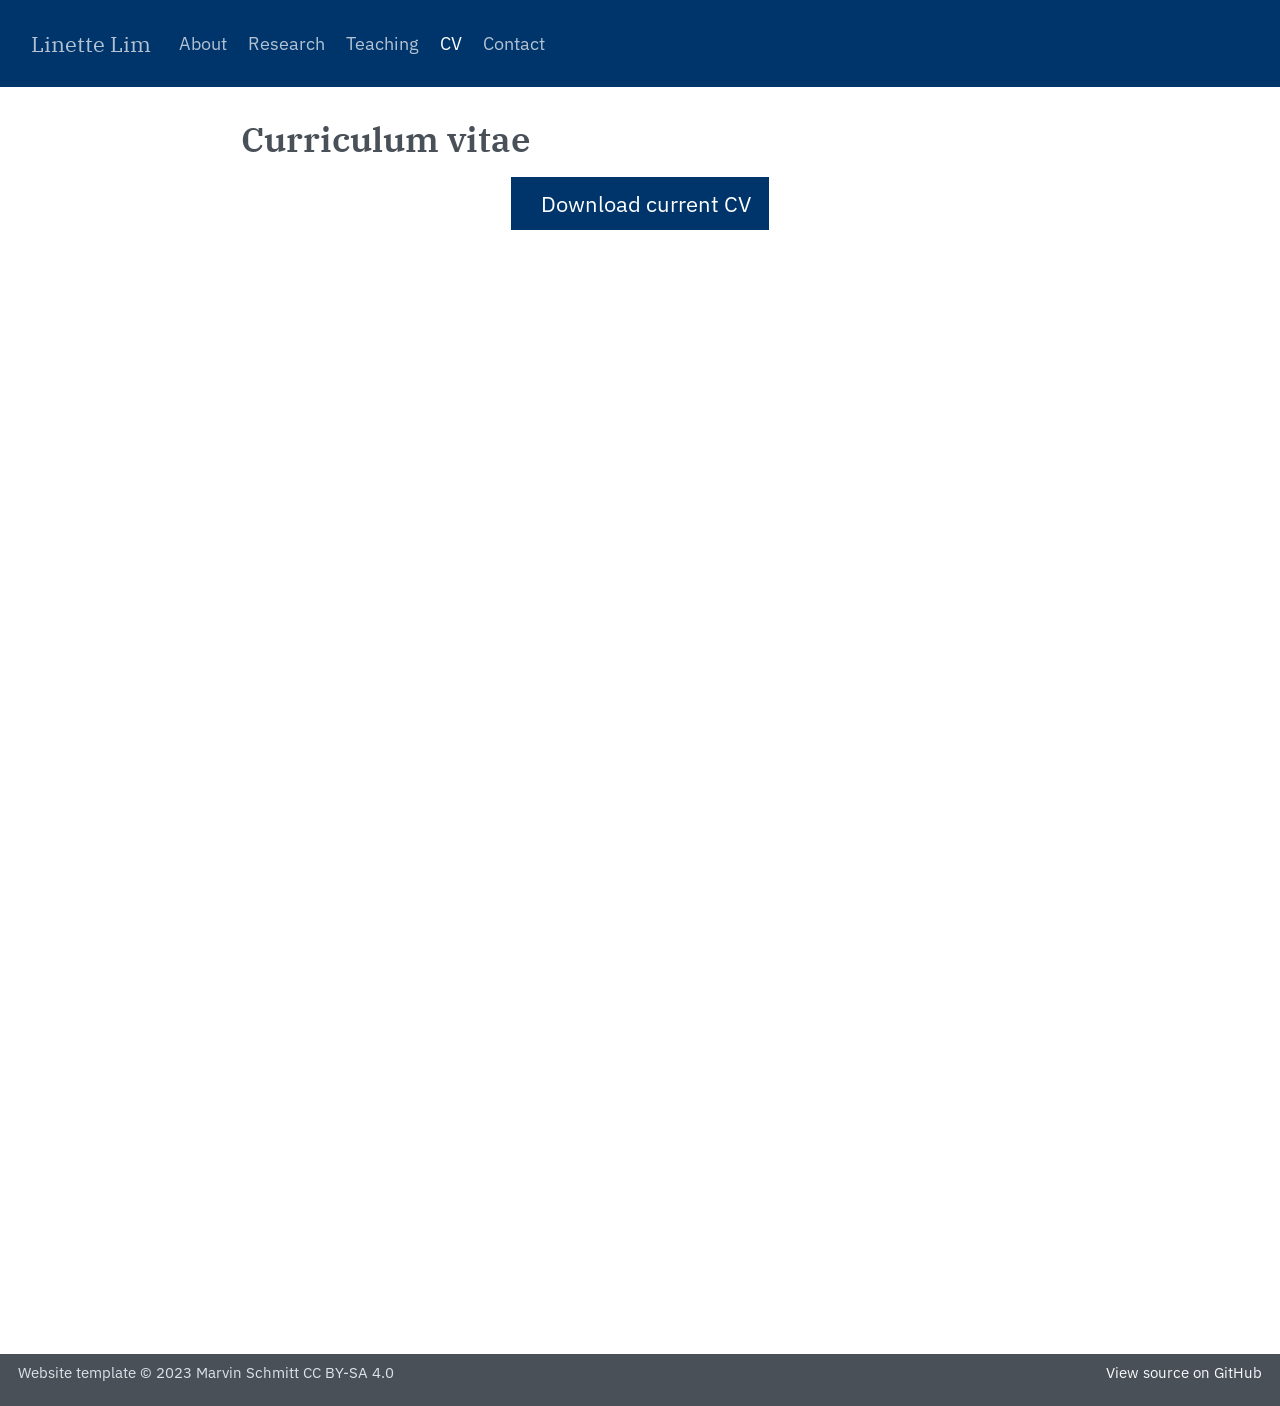
<file: docs/cv/index.html>
<!DOCTYPE html>
<html xmlns="http://www.w3.org/1999/xhtml" lang="en" xml:lang="en"><head>

<meta charset="utf-8">
<meta name="generator" content="quarto-1.8.26">

<meta name="viewport" content="width=device-width, initial-scale=1.0, user-scalable=yes">


<title>Curriculum vitae – Linette Lim</title>
<style>
code{white-space: pre-wrap;}
span.smallcaps{font-variant: small-caps;}
div.columns{display: flex; gap: min(4vw, 1.5em);}
div.column{flex: auto; overflow-x: auto;}
div.hanging-indent{margin-left: 1.5em; text-indent: -1.5em;}
ul.task-list{list-style: none;}
ul.task-list li input[type="checkbox"] {
  width: 0.8em;
  margin: 0 0.8em 0.2em -1em; /* quarto-specific, see https://github.com/quarto-dev/quarto-cli/issues/4556 */ 
  vertical-align: middle;
}
</style>


<script src="../site_libs/quarto-nav/quarto-nav.js"></script>
<script src="../site_libs/quarto-nav/headroom.min.js"></script>
<script src="../site_libs/clipboard/clipboard.min.js"></script>
<script src="../site_libs/quarto-html/quarto.js" type="module"></script>
<script src="../site_libs/quarto-html/tabsets/tabsets.js" type="module"></script>
<script src="../site_libs/quarto-html/axe/axe-check.js" type="module"></script>
<script src="../site_libs/quarto-html/popper.min.js"></script>
<script src="../site_libs/quarto-html/tippy.umd.min.js"></script>
<script src="../site_libs/quarto-html/anchor.min.js"></script>
<link href="../site_libs/quarto-html/tippy.css" rel="stylesheet">
<link href="../site_libs/quarto-html/quarto-syntax-highlighting-587c61ba64f3a5504c4d52d930310e48.css" rel="stylesheet" id="quarto-text-highlighting-styles">
<script src="../site_libs/bootstrap/bootstrap.min.js"></script>
<link href="../site_libs/bootstrap/bootstrap-icons.css" rel="stylesheet">
<link href="../site_libs/bootstrap/bootstrap-eda5d264fb7306317da02b2ab7589dc1.min.css" rel="stylesheet" append-hash="true" id="quarto-bootstrap" data-mode="light">
<script id="quarto-search-options" type="application/json">{
  "language": {
    "search-no-results-text": "No results",
    "search-matching-documents-text": "matching documents",
    "search-copy-link-title": "Copy link to search",
    "search-hide-matches-text": "Hide additional matches",
    "search-more-match-text": "more match in this document",
    "search-more-matches-text": "more matches in this document",
    "search-clear-button-title": "Clear",
    "search-text-placeholder": "",
    "search-detached-cancel-button-title": "Cancel",
    "search-submit-button-title": "Submit",
    "search-label": "Search"
  }
}</script>
<style>@import url('https://fonts.googleapis.com/css2?family=IBM+Plex+Sans:ital,wght@0,100..700;1,100..700&family=IBM+Plex+Serif:ital,wght@0,100;0,200;0,300;0,400;0,500;0,600;0,700;1,100;1,200;1,300;1,400;1,500;1,600;1,700&display=swap');</style>


</head>

<body class="nav-fixed fullcontent quarto-light">

<div id="quarto-search-results"></div>
  <header id="quarto-header" class="headroom fixed-top">
    <nav class="navbar navbar-expand-lg " data-bs-theme="dark">
      <div class="navbar-container container-fluid">
      <div class="navbar-brand-container mx-auto">
    <a class="navbar-brand" href="../index.html">
    <span class="navbar-title">Linette Lim</span>
    </a>
  </div>
          <button class="navbar-toggler" type="button" data-bs-toggle="collapse" data-bs-target="#navbarCollapse" aria-controls="navbarCollapse" role="menu" aria-expanded="false" aria-label="Toggle navigation" onclick="if (window.quartoToggleHeadroom) { window.quartoToggleHeadroom(); }">
  <span class="navbar-toggler-icon"></span>
</button>
          <div class="collapse navbar-collapse" id="navbarCollapse">
            <ul class="navbar-nav navbar-nav-scroll me-auto">
  <li class="nav-item">
    <a class="nav-link" href="../about/index.html"> 
<span class="menu-text">About</span></a>
  </li>  
  <li class="nav-item">
    <a class="nav-link" href="../research/index.html"> 
<span class="menu-text">Research</span></a>
  </li>  
  <li class="nav-item">
    <a class="nav-link" href="../teaching/index.html"> 
<span class="menu-text">Teaching</span></a>
  </li>  
  <li class="nav-item">
    <a class="nav-link active" href="../cv/index.html" aria-current="page"> 
<span class="menu-text">CV</span></a>
  </li>  
  <li class="nav-item">
    <a class="nav-link" href="../contact/index.html"> 
<span class="menu-text">Contact</span></a>
  </li>  
</ul>
          </div> <!-- /navcollapse -->
            <div class="quarto-navbar-tools">
</div>
      </div> <!-- /container-fluid -->
    </nav>
</header>
<!-- content -->
<div id="quarto-content" class="quarto-container page-columns page-rows-contents page-layout-article page-navbar">
<!-- sidebar -->
<!-- margin-sidebar -->
    
<!-- main -->
<main class="content" id="quarto-document-content">

<header id="title-block-header" class="quarto-title-block default">
<div class="quarto-title">
<h1 class="title">Curriculum vitae</h1>
</div>



<div class="quarto-title-meta">

    
  
    
  </div>
  


</header>


<div class="cell">
<style type="text/css">
.embed-container {
    position: relative;
    padding-bottom: 129%;
    height: 0;
    overflow: hidden;
    max-width: 100%;
}
.embed-container iframe,
.embed-container object,
.embed-container embed {
    position: absolute;
    top: 0;
    left: 0;
    width: 100%;
    height: 100%;
}
</style>
</div>
<p class="text-center">
  <a class="btn btn-primary btn-lg cv-download" href="Linette Lim_CV.pdf" target="_blank">
    <i class="fa-solid fa-file-arrow-down"></i> Download current CV
  </a>
</p>
<div class="embed-container">
  <iframe src="Linette Lim_CV.pdf#toolbar=0" style="border: 0.5px;width: 100%;"></iframe>
</div>



</main> <!-- /main -->
<script id="quarto-html-after-body" type="application/javascript">
  window.document.addEventListener("DOMContentLoaded", function (event) {
    const icon = "";
    const anchorJS = new window.AnchorJS();
    anchorJS.options = {
      placement: 'right',
      icon: icon
    };
    anchorJS.add('.anchored');
    const isCodeAnnotation = (el) => {
      for (const clz of el.classList) {
        if (clz.startsWith('code-annotation-')) {                     
          return true;
        }
      }
      return false;
    }
    const onCopySuccess = function(e) {
      // button target
      const button = e.trigger;
      // don't keep focus
      button.blur();
      // flash "checked"
      button.classList.add('code-copy-button-checked');
      var currentTitle = button.getAttribute("title");
      button.setAttribute("title", "Copied!");
      let tooltip;
      if (window.bootstrap) {
        button.setAttribute("data-bs-toggle", "tooltip");
        button.setAttribute("data-bs-placement", "left");
        button.setAttribute("data-bs-title", "Copied!");
        tooltip = new bootstrap.Tooltip(button, 
          { trigger: "manual", 
            customClass: "code-copy-button-tooltip",
            offset: [0, -8]});
        tooltip.show();    
      }
      setTimeout(function() {
        if (tooltip) {
          tooltip.hide();
          button.removeAttribute("data-bs-title");
          button.removeAttribute("data-bs-toggle");
          button.removeAttribute("data-bs-placement");
        }
        button.setAttribute("title", currentTitle);
        button.classList.remove('code-copy-button-checked');
      }, 1000);
      // clear code selection
      e.clearSelection();
    }
    const getTextToCopy = function(trigger) {
      const outerScaffold = trigger.parentElement.cloneNode(true);
      const codeEl = outerScaffold.querySelector('code');
      for (const childEl of codeEl.children) {
        if (isCodeAnnotation(childEl)) {
          childEl.remove();
        }
      }
      return codeEl.innerText;
    }
    const clipboard = new window.ClipboardJS('.code-copy-button:not([data-in-quarto-modal])', {
      text: getTextToCopy
    });
    clipboard.on('success', onCopySuccess);
    if (window.document.getElementById('quarto-embedded-source-code-modal')) {
      const clipboardModal = new window.ClipboardJS('.code-copy-button[data-in-quarto-modal]', {
        text: getTextToCopy,
        container: window.document.getElementById('quarto-embedded-source-code-modal')
      });
      clipboardModal.on('success', onCopySuccess);
    }
      var localhostRegex = new RegExp(/^(?:http|https):\/\/localhost\:?[0-9]*\//);
      var mailtoRegex = new RegExp(/^mailto:/);
        var filterRegex = new RegExp('/' + window.location.host + '/');
      var isInternal = (href) => {
          return filterRegex.test(href) || localhostRegex.test(href) || mailtoRegex.test(href);
      }
      // Inspect non-navigation links and adorn them if external
     var links = window.document.querySelectorAll('a[href]:not(.nav-link):not(.navbar-brand):not(.toc-action):not(.sidebar-link):not(.sidebar-item-toggle):not(.pagination-link):not(.no-external):not([aria-hidden]):not(.dropdown-item):not(.quarto-navigation-tool):not(.about-link)');
      for (var i=0; i<links.length; i++) {
        const link = links[i];
        if (!isInternal(link.href)) {
          // undo the damage that might have been done by quarto-nav.js in the case of
          // links that we want to consider external
          if (link.dataset.originalHref !== undefined) {
            link.href = link.dataset.originalHref;
          }
        }
      }
    function tippyHover(el, contentFn, onTriggerFn, onUntriggerFn) {
      const config = {
        allowHTML: true,
        maxWidth: 500,
        delay: 100,
        arrow: false,
        appendTo: function(el) {
            return el.parentElement;
        },
        interactive: true,
        interactiveBorder: 10,
        theme: 'quarto',
        placement: 'bottom-start',
      };
      if (contentFn) {
        config.content = contentFn;
      }
      if (onTriggerFn) {
        config.onTrigger = onTriggerFn;
      }
      if (onUntriggerFn) {
        config.onUntrigger = onUntriggerFn;
      }
      window.tippy(el, config); 
    }
    const noterefs = window.document.querySelectorAll('a[role="doc-noteref"]');
    for (var i=0; i<noterefs.length; i++) {
      const ref = noterefs[i];
      tippyHover(ref, function() {
        // use id or data attribute instead here
        let href = ref.getAttribute('data-footnote-href') || ref.getAttribute('href');
        try { href = new URL(href).hash; } catch {}
        const id = href.replace(/^#\/?/, "");
        const note = window.document.getElementById(id);
        if (note) {
          return note.innerHTML;
        } else {
          return "";
        }
      });
    }
    const xrefs = window.document.querySelectorAll('a.quarto-xref');
    const processXRef = (id, note) => {
      // Strip column container classes
      const stripColumnClz = (el) => {
        el.classList.remove("page-full", "page-columns");
        if (el.children) {
          for (const child of el.children) {
            stripColumnClz(child);
          }
        }
      }
      stripColumnClz(note)
      if (id === null || id.startsWith('sec-')) {
        // Special case sections, only their first couple elements
        const container = document.createElement("div");
        if (note.children && note.children.length > 2) {
          container.appendChild(note.children[0].cloneNode(true));
          for (let i = 1; i < note.children.length; i++) {
            const child = note.children[i];
            if (child.tagName === "P" && child.innerText === "") {
              continue;
            } else {
              container.appendChild(child.cloneNode(true));
              break;
            }
          }
          if (window.Quarto?.typesetMath) {
            window.Quarto.typesetMath(container);
          }
          return container.innerHTML
        } else {
          if (window.Quarto?.typesetMath) {
            window.Quarto.typesetMath(note);
          }
          return note.innerHTML;
        }
      } else {
        // Remove any anchor links if they are present
        const anchorLink = note.querySelector('a.anchorjs-link');
        if (anchorLink) {
          anchorLink.remove();
        }
        if (window.Quarto?.typesetMath) {
          window.Quarto.typesetMath(note);
        }
        if (note.classList.contains("callout")) {
          return note.outerHTML;
        } else {
          return note.innerHTML;
        }
      }
    }
    for (var i=0; i<xrefs.length; i++) {
      const xref = xrefs[i];
      tippyHover(xref, undefined, function(instance) {
        instance.disable();
        let url = xref.getAttribute('href');
        let hash = undefined; 
        if (url.startsWith('#')) {
          hash = url;
        } else {
          try { hash = new URL(url).hash; } catch {}
        }
        if (hash) {
          const id = hash.replace(/^#\/?/, "");
          const note = window.document.getElementById(id);
          if (note !== null) {
            try {
              const html = processXRef(id, note.cloneNode(true));
              instance.setContent(html);
            } finally {
              instance.enable();
              instance.show();
            }
          } else {
            // See if we can fetch this
            fetch(url.split('#')[0])
            .then(res => res.text())
            .then(html => {
              const parser = new DOMParser();
              const htmlDoc = parser.parseFromString(html, "text/html");
              const note = htmlDoc.getElementById(id);
              if (note !== null) {
                const html = processXRef(id, note);
                instance.setContent(html);
              } 
            }).finally(() => {
              instance.enable();
              instance.show();
            });
          }
        } else {
          // See if we can fetch a full url (with no hash to target)
          // This is a special case and we should probably do some content thinning / targeting
          fetch(url)
          .then(res => res.text())
          .then(html => {
            const parser = new DOMParser();
            const htmlDoc = parser.parseFromString(html, "text/html");
            const note = htmlDoc.querySelector('main.content');
            if (note !== null) {
              // This should only happen for chapter cross references
              // (since there is no id in the URL)
              // remove the first header
              if (note.children.length > 0 && note.children[0].tagName === "HEADER") {
                note.children[0].remove();
              }
              const html = processXRef(null, note);
              instance.setContent(html);
            } 
          }).finally(() => {
            instance.enable();
            instance.show();
          });
        }
      }, function(instance) {
      });
    }
        let selectedAnnoteEl;
        const selectorForAnnotation = ( cell, annotation) => {
          let cellAttr = 'data-code-cell="' + cell + '"';
          let lineAttr = 'data-code-annotation="' +  annotation + '"';
          const selector = 'span[' + cellAttr + '][' + lineAttr + ']';
          return selector;
        }
        const selectCodeLines = (annoteEl) => {
          const doc = window.document;
          const targetCell = annoteEl.getAttribute("data-target-cell");
          const targetAnnotation = annoteEl.getAttribute("data-target-annotation");
          const annoteSpan = window.document.querySelector(selectorForAnnotation(targetCell, targetAnnotation));
          const lines = annoteSpan.getAttribute("data-code-lines").split(",");
          const lineIds = lines.map((line) => {
            return targetCell + "-" + line;
          })
          let top = null;
          let height = null;
          let parent = null;
          if (lineIds.length > 0) {
              //compute the position of the single el (top and bottom and make a div)
              const el = window.document.getElementById(lineIds[0]);
              top = el.offsetTop;
              height = el.offsetHeight;
              parent = el.parentElement.parentElement;
            if (lineIds.length > 1) {
              const lastEl = window.document.getElementById(lineIds[lineIds.length - 1]);
              const bottom = lastEl.offsetTop + lastEl.offsetHeight;
              height = bottom - top;
            }
            if (top !== null && height !== null && parent !== null) {
              // cook up a div (if necessary) and position it 
              let div = window.document.getElementById("code-annotation-line-highlight");
              if (div === null) {
                div = window.document.createElement("div");
                div.setAttribute("id", "code-annotation-line-highlight");
                div.style.position = 'absolute';
                parent.appendChild(div);
              }
              div.style.top = top - 2 + "px";
              div.style.height = height + 4 + "px";
              div.style.left = 0;
              let gutterDiv = window.document.getElementById("code-annotation-line-highlight-gutter");
              if (gutterDiv === null) {
                gutterDiv = window.document.createElement("div");
                gutterDiv.setAttribute("id", "code-annotation-line-highlight-gutter");
                gutterDiv.style.position = 'absolute';
                const codeCell = window.document.getElementById(targetCell);
                const gutter = codeCell.querySelector('.code-annotation-gutter');
                gutter.appendChild(gutterDiv);
              }
              gutterDiv.style.top = top - 2 + "px";
              gutterDiv.style.height = height + 4 + "px";
            }
            selectedAnnoteEl = annoteEl;
          }
        };
        const unselectCodeLines = () => {
          const elementsIds = ["code-annotation-line-highlight", "code-annotation-line-highlight-gutter"];
          elementsIds.forEach((elId) => {
            const div = window.document.getElementById(elId);
            if (div) {
              div.remove();
            }
          });
          selectedAnnoteEl = undefined;
        };
          // Handle positioning of the toggle
      window.addEventListener(
        "resize",
        throttle(() => {
          elRect = undefined;
          if (selectedAnnoteEl) {
            selectCodeLines(selectedAnnoteEl);
          }
        }, 10)
      );
      function throttle(fn, ms) {
      let throttle = false;
      let timer;
        return (...args) => {
          if(!throttle) { // first call gets through
              fn.apply(this, args);
              throttle = true;
          } else { // all the others get throttled
              if(timer) clearTimeout(timer); // cancel #2
              timer = setTimeout(() => {
                fn.apply(this, args);
                timer = throttle = false;
              }, ms);
          }
        };
      }
        // Attach click handler to the DT
        const annoteDls = window.document.querySelectorAll('dt[data-target-cell]');
        for (const annoteDlNode of annoteDls) {
          annoteDlNode.addEventListener('click', (event) => {
            const clickedEl = event.target;
            if (clickedEl !== selectedAnnoteEl) {
              unselectCodeLines();
              const activeEl = window.document.querySelector('dt[data-target-cell].code-annotation-active');
              if (activeEl) {
                activeEl.classList.remove('code-annotation-active');
              }
              selectCodeLines(clickedEl);
              clickedEl.classList.add('code-annotation-active');
            } else {
              // Unselect the line
              unselectCodeLines();
              clickedEl.classList.remove('code-annotation-active');
            }
          });
        }
    const findCites = (el) => {
      const parentEl = el.parentElement;
      if (parentEl) {
        const cites = parentEl.dataset.cites;
        if (cites) {
          return {
            el,
            cites: cites.split(' ')
          };
        } else {
          return findCites(el.parentElement)
        }
      } else {
        return undefined;
      }
    };
    var bibliorefs = window.document.querySelectorAll('a[role="doc-biblioref"]');
    for (var i=0; i<bibliorefs.length; i++) {
      const ref = bibliorefs[i];
      const citeInfo = findCites(ref);
      if (citeInfo) {
        tippyHover(citeInfo.el, function() {
          var popup = window.document.createElement('div');
          citeInfo.cites.forEach(function(cite) {
            var citeDiv = window.document.createElement('div');
            citeDiv.classList.add('hanging-indent');
            citeDiv.classList.add('csl-entry');
            var biblioDiv = window.document.getElementById('ref-' + cite);
            if (biblioDiv) {
              citeDiv.innerHTML = biblioDiv.innerHTML;
            }
            popup.appendChild(citeDiv);
          });
          return popup.innerHTML;
        });
      }
    }
  });
  </script>
</div> <!-- /content -->
<footer class="footer">
  <div class="nav-footer">
    <div class="nav-footer-left">
<p><span class="faux-block">Website template © 2023 Marvin Schmitt CC BY-SA 4.0</span></p>
</div>   
    <div class="nav-footer-center">
      &nbsp;
    </div>
    <div class="nav-footer-right">
<p><span class="faux-block"><a href="https://github.com/marvinschmitt/quarto-website-template/">View source on GitHub</a></span></p>
</div>
  </div>
</footer>




</body></html>
</file>
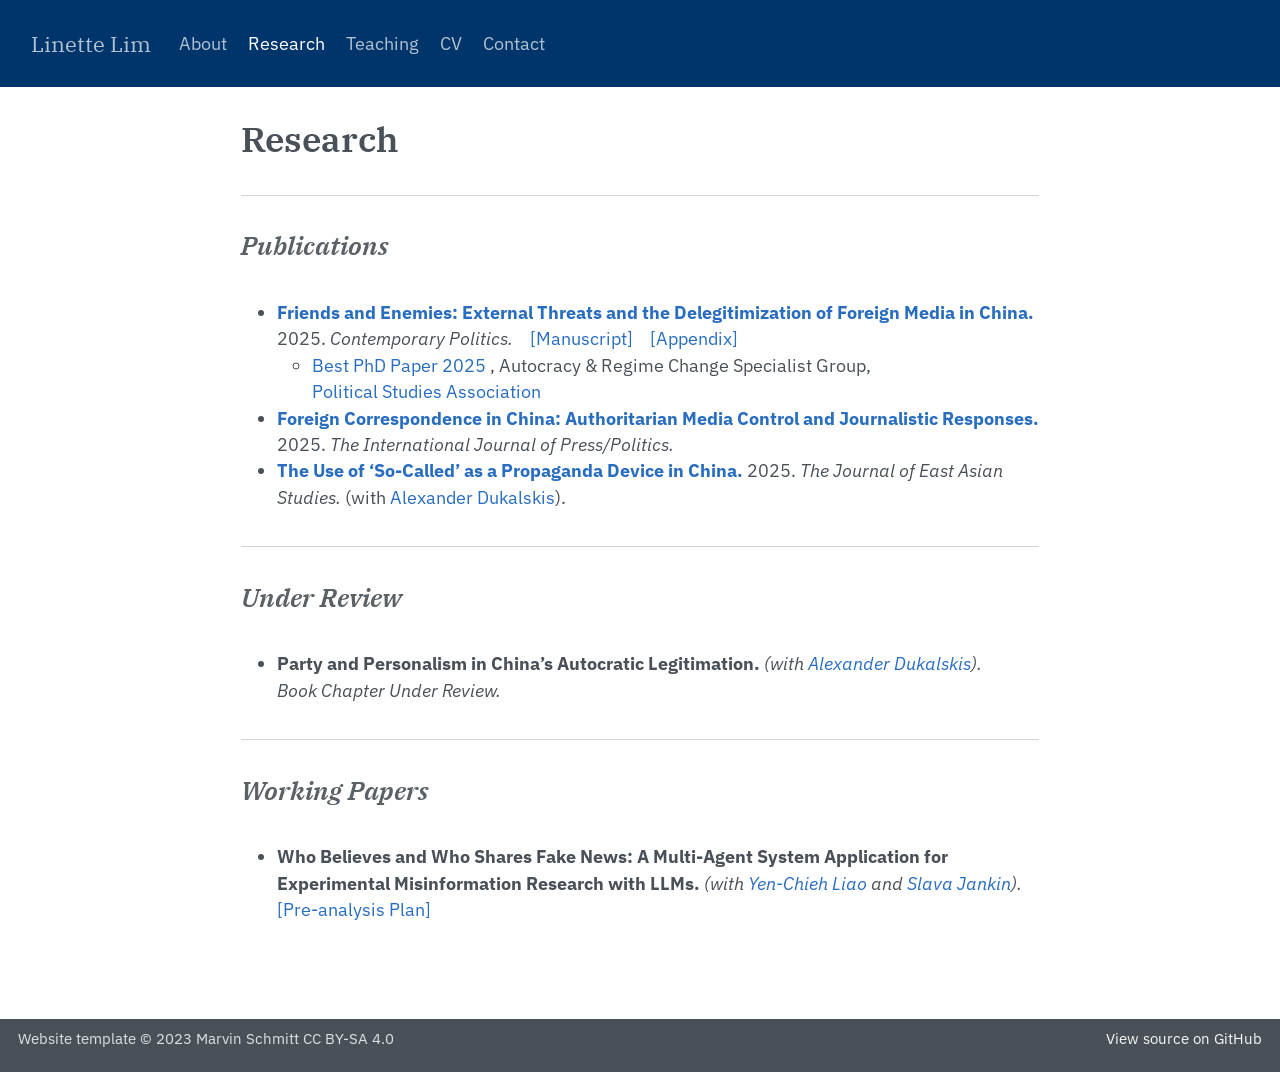
<file: docs/research/index.html>
<!DOCTYPE html>
<html xmlns="http://www.w3.org/1999/xhtml" lang="en" xml:lang="en"><head>

<meta charset="utf-8">
<meta name="generator" content="quarto-1.8.26">

<meta name="viewport" content="width=device-width, initial-scale=1.0, user-scalable=yes">


<title>Research – Linette Lim</title>
<style>
code{white-space: pre-wrap;}
span.smallcaps{font-variant: small-caps;}
div.columns{display: flex; gap: min(4vw, 1.5em);}
div.column{flex: auto; overflow-x: auto;}
div.hanging-indent{margin-left: 1.5em; text-indent: -1.5em;}
ul.task-list{list-style: none;}
ul.task-list li input[type="checkbox"] {
  width: 0.8em;
  margin: 0 0.8em 0.2em -1em; /* quarto-specific, see https://github.com/quarto-dev/quarto-cli/issues/4556 */ 
  vertical-align: middle;
}
</style>


<script src="../site_libs/quarto-nav/quarto-nav.js"></script>
<script src="../site_libs/quarto-nav/headroom.min.js"></script>
<script src="../site_libs/clipboard/clipboard.min.js"></script>
<script src="../site_libs/quarto-html/quarto.js" type="module"></script>
<script src="../site_libs/quarto-html/tabsets/tabsets.js" type="module"></script>
<script src="../site_libs/quarto-html/axe/axe-check.js" type="module"></script>
<script src="../site_libs/quarto-html/popper.min.js"></script>
<script src="../site_libs/quarto-html/tippy.umd.min.js"></script>
<script src="../site_libs/quarto-html/anchor.min.js"></script>
<link href="../site_libs/quarto-html/tippy.css" rel="stylesheet">
<link href="../site_libs/quarto-html/quarto-syntax-highlighting-587c61ba64f3a5504c4d52d930310e48.css" rel="stylesheet" id="quarto-text-highlighting-styles">
<script src="../site_libs/bootstrap/bootstrap.min.js"></script>
<link href="../site_libs/bootstrap/bootstrap-icons.css" rel="stylesheet">
<link href="../site_libs/bootstrap/bootstrap-eda5d264fb7306317da02b2ab7589dc1.min.css" rel="stylesheet" append-hash="true" id="quarto-bootstrap" data-mode="light">
<script id="quarto-search-options" type="application/json">{
  "language": {
    "search-no-results-text": "No results",
    "search-matching-documents-text": "matching documents",
    "search-copy-link-title": "Copy link to search",
    "search-hide-matches-text": "Hide additional matches",
    "search-more-match-text": "more match in this document",
    "search-more-matches-text": "more matches in this document",
    "search-clear-button-title": "Clear",
    "search-text-placeholder": "",
    "search-detached-cancel-button-title": "Cancel",
    "search-submit-button-title": "Submit",
    "search-label": "Search"
  }
}</script>
<style>@import url('https://fonts.googleapis.com/css2?family=IBM+Plex+Sans:ital,wght@0,100..700;1,100..700&family=IBM+Plex+Serif:ital,wght@0,100;0,200;0,300;0,400;0,500;0,600;0,700;1,100;1,200;1,300;1,400;1,500;1,600;1,700&display=swap');</style>


</head>

<body class="nav-fixed fullcontent quarto-light">

<div id="quarto-search-results"></div>
  <header id="quarto-header" class="headroom fixed-top">
    <nav class="navbar navbar-expand-lg " data-bs-theme="dark">
      <div class="navbar-container container-fluid">
      <div class="navbar-brand-container mx-auto">
    <a class="navbar-brand" href="../index.html">
    <span class="navbar-title">Linette Lim</span>
    </a>
  </div>
          <button class="navbar-toggler" type="button" data-bs-toggle="collapse" data-bs-target="#navbarCollapse" aria-controls="navbarCollapse" role="menu" aria-expanded="false" aria-label="Toggle navigation" onclick="if (window.quartoToggleHeadroom) { window.quartoToggleHeadroom(); }">
  <span class="navbar-toggler-icon"></span>
</button>
          <div class="collapse navbar-collapse" id="navbarCollapse">
            <ul class="navbar-nav navbar-nav-scroll me-auto">
  <li class="nav-item">
    <a class="nav-link" href="../about/index.html"> 
<span class="menu-text">About</span></a>
  </li>  
  <li class="nav-item">
    <a class="nav-link active" href="../research/index.html" aria-current="page"> 
<span class="menu-text">Research</span></a>
  </li>  
  <li class="nav-item">
    <a class="nav-link" href="../teaching/index.html"> 
<span class="menu-text">Teaching</span></a>
  </li>  
  <li class="nav-item">
    <a class="nav-link" href="../cv/index.html"> 
<span class="menu-text">CV</span></a>
  </li>  
  <li class="nav-item">
    <a class="nav-link" href="../contact/index.html"> 
<span class="menu-text">Contact</span></a>
  </li>  
</ul>
          </div> <!-- /navcollapse -->
            <div class="quarto-navbar-tools">
</div>
      </div> <!-- /container-fluid -->
    </nav>
</header>
<!-- content -->
<div id="quarto-content" class="quarto-container page-columns page-rows-contents page-layout-article page-navbar">
<!-- sidebar -->
<!-- margin-sidebar -->
    
<!-- main -->
<main class="content" id="quarto-document-content">

<header id="title-block-header" class="quarto-title-block default">
<div class="quarto-title">
<h1 class="title">Research</h1>
</div>



<div class="quarto-title-meta">

    
  
    
  </div>
  


</header>


<div class="text-align: left;">
<hr style="margin: 2em 0;">
<h3 style="margin-bottom: 1.5em;" class="anchored">
<em>Publications</em>
</h3>
<ul>
<li>
<a href="https://doi.org/10.1080/13569775.2025.2586182" target="_blank"><strong>Friends and Enemies: External Threats and the Delegitimization of Foreign Media in China.</strong></a> 2025. <i>Contemporary Politics.</i>  <a href="manuscript.pdf" target="_blank"> [Manuscript] </a>  <a href="appendix.pdf" target="_blank"> [Appendix] </a>
<ul>
<li>
<a href="https://bsky.app/profile/psaautocracy.bsky.social/post/3lv4f5ixbpc2z" target="_blank"> Best PhD Paper 2025 </a>, Autocracy &amp; Regime Change Specialist Group,<br> <a href="https://www.psa.ac.uk/" target="_blank">Political Studies Association</a>
</li>
</ul>
</li>
<li>
<a href="https://doi.org/10.1177/19401612251379585" target="_blank"><strong>Foreign Correspondence in China: Authoritarian Media Control and Journalistic Responses.</strong></a> 2025. <i>The International Journal of Press/Politics.</i>
</li>
<li>
<a href="https://doi.org/10.1017/jea.2025.7" target="_blank"><strong>The Use of ‘So-Called’ as a Propaganda Device in China.</strong></a> 2025. <i>The Journal of East Asian Studies.</i> (with <a href="https://alexdukalskis.wordpress.com/" target="_blank">Alexander Dukalskis</a>).
</li>
</ul>
<hr style="margin: 2em 0;">
<h3 style="margin-bottom: 1.5em;" class="anchored">
<em>Under Review</em>
</h3>
<ul>
<li>
<strong>Party and Personalism in China’s Autocratic Legitimation.</strong> <i>(with <a href="https://alexdukalskis.wordpress.com/" target="_blank">Alexander Dukalskis</a>).<br> Book Chapter Under Review.</i>
</li>
</ul>
<hr style="margin: 2em 0;">
<h3 style="margin-bottom: 1.5em;" class="anchored">
<em>Working Papers</em>
</h3>
<ul>
<li>
<strong>Who Believes and Who Shares Fake News: A Multi-Agent System Application for Experimental Misinformation Research with LLMs.</strong> <i>(with <a href="https://davidycliao.github.io/" target="_blank">Yen-Chieh Liao</a> and <a href="https://sjankin.com/" target="_blank">Slava Jankin</a>).</i>  <a href="mas.pdf" target="_blank"> [Pre-analysis Plan] </a>
</li>
</ul>
</div>


</main></div>

 <!-- /main -->
<script id="quarto-html-after-body" type="application/javascript">
  window.document.addEventListener("DOMContentLoaded", function (event) {
    const icon = "";
    const anchorJS = new window.AnchorJS();
    anchorJS.options = {
      placement: 'right',
      icon: icon
    };
    anchorJS.add('.anchored');
    const isCodeAnnotation = (el) => {
      for (const clz of el.classList) {
        if (clz.startsWith('code-annotation-')) {                     
          return true;
        }
      }
      return false;
    }
    const onCopySuccess = function(e) {
      // button target
      const button = e.trigger;
      // don't keep focus
      button.blur();
      // flash "checked"
      button.classList.add('code-copy-button-checked');
      var currentTitle = button.getAttribute("title");
      button.setAttribute("title", "Copied!");
      let tooltip;
      if (window.bootstrap) {
        button.setAttribute("data-bs-toggle", "tooltip");
        button.setAttribute("data-bs-placement", "left");
        button.setAttribute("data-bs-title", "Copied!");
        tooltip = new bootstrap.Tooltip(button, 
          { trigger: "manual", 
            customClass: "code-copy-button-tooltip",
            offset: [0, -8]});
        tooltip.show();    
      }
      setTimeout(function() {
        if (tooltip) {
          tooltip.hide();
          button.removeAttribute("data-bs-title");
          button.removeAttribute("data-bs-toggle");
          button.removeAttribute("data-bs-placement");
        }
        button.setAttribute("title", currentTitle);
        button.classList.remove('code-copy-button-checked');
      }, 1000);
      // clear code selection
      e.clearSelection();
    }
    const getTextToCopy = function(trigger) {
      const outerScaffold = trigger.parentElement.cloneNode(true);
      const codeEl = outerScaffold.querySelector('code');
      for (const childEl of codeEl.children) {
        if (isCodeAnnotation(childEl)) {
          childEl.remove();
        }
      }
      return codeEl.innerText;
    }
    const clipboard = new window.ClipboardJS('.code-copy-button:not([data-in-quarto-modal])', {
      text: getTextToCopy
    });
    clipboard.on('success', onCopySuccess);
    if (window.document.getElementById('quarto-embedded-source-code-modal')) {
      const clipboardModal = new window.ClipboardJS('.code-copy-button[data-in-quarto-modal]', {
        text: getTextToCopy,
        container: window.document.getElementById('quarto-embedded-source-code-modal')
      });
      clipboardModal.on('success', onCopySuccess);
    }
      var localhostRegex = new RegExp(/^(?:http|https):\/\/localhost\:?[0-9]*\//);
      var mailtoRegex = new RegExp(/^mailto:/);
        var filterRegex = new RegExp('/' + window.location.host + '/');
      var isInternal = (href) => {
          return filterRegex.test(href) || localhostRegex.test(href) || mailtoRegex.test(href);
      }
      // Inspect non-navigation links and adorn them if external
     var links = window.document.querySelectorAll('a[href]:not(.nav-link):not(.navbar-brand):not(.toc-action):not(.sidebar-link):not(.sidebar-item-toggle):not(.pagination-link):not(.no-external):not([aria-hidden]):not(.dropdown-item):not(.quarto-navigation-tool):not(.about-link)');
      for (var i=0; i<links.length; i++) {
        const link = links[i];
        if (!isInternal(link.href)) {
          // undo the damage that might have been done by quarto-nav.js in the case of
          // links that we want to consider external
          if (link.dataset.originalHref !== undefined) {
            link.href = link.dataset.originalHref;
          }
        }
      }
    function tippyHover(el, contentFn, onTriggerFn, onUntriggerFn) {
      const config = {
        allowHTML: true,
        maxWidth: 500,
        delay: 100,
        arrow: false,
        appendTo: function(el) {
            return el.parentElement;
        },
        interactive: true,
        interactiveBorder: 10,
        theme: 'quarto',
        placement: 'bottom-start',
      };
      if (contentFn) {
        config.content = contentFn;
      }
      if (onTriggerFn) {
        config.onTrigger = onTriggerFn;
      }
      if (onUntriggerFn) {
        config.onUntrigger = onUntriggerFn;
      }
      window.tippy(el, config); 
    }
    const noterefs = window.document.querySelectorAll('a[role="doc-noteref"]');
    for (var i=0; i<noterefs.length; i++) {
      const ref = noterefs[i];
      tippyHover(ref, function() {
        // use id or data attribute instead here
        let href = ref.getAttribute('data-footnote-href') || ref.getAttribute('href');
        try { href = new URL(href).hash; } catch {}
        const id = href.replace(/^#\/?/, "");
        const note = window.document.getElementById(id);
        if (note) {
          return note.innerHTML;
        } else {
          return "";
        }
      });
    }
    const xrefs = window.document.querySelectorAll('a.quarto-xref');
    const processXRef = (id, note) => {
      // Strip column container classes
      const stripColumnClz = (el) => {
        el.classList.remove("page-full", "page-columns");
        if (el.children) {
          for (const child of el.children) {
            stripColumnClz(child);
          }
        }
      }
      stripColumnClz(note)
      if (id === null || id.startsWith('sec-')) {
        // Special case sections, only their first couple elements
        const container = document.createElement("div");
        if (note.children && note.children.length > 2) {
          container.appendChild(note.children[0].cloneNode(true));
          for (let i = 1; i < note.children.length; i++) {
            const child = note.children[i];
            if (child.tagName === "P" && child.innerText === "") {
              continue;
            } else {
              container.appendChild(child.cloneNode(true));
              break;
            }
          }
          if (window.Quarto?.typesetMath) {
            window.Quarto.typesetMath(container);
          }
          return container.innerHTML
        } else {
          if (window.Quarto?.typesetMath) {
            window.Quarto.typesetMath(note);
          }
          return note.innerHTML;
        }
      } else {
        // Remove any anchor links if they are present
        const anchorLink = note.querySelector('a.anchorjs-link');
        if (anchorLink) {
          anchorLink.remove();
        }
        if (window.Quarto?.typesetMath) {
          window.Quarto.typesetMath(note);
        }
        if (note.classList.contains("callout")) {
          return note.outerHTML;
        } else {
          return note.innerHTML;
        }
      }
    }
    for (var i=0; i<xrefs.length; i++) {
      const xref = xrefs[i];
      tippyHover(xref, undefined, function(instance) {
        instance.disable();
        let url = xref.getAttribute('href');
        let hash = undefined; 
        if (url.startsWith('#')) {
          hash = url;
        } else {
          try { hash = new URL(url).hash; } catch {}
        }
        if (hash) {
          const id = hash.replace(/^#\/?/, "");
          const note = window.document.getElementById(id);
          if (note !== null) {
            try {
              const html = processXRef(id, note.cloneNode(true));
              instance.setContent(html);
            } finally {
              instance.enable();
              instance.show();
            }
          } else {
            // See if we can fetch this
            fetch(url.split('#')[0])
            .then(res => res.text())
            .then(html => {
              const parser = new DOMParser();
              const htmlDoc = parser.parseFromString(html, "text/html");
              const note = htmlDoc.getElementById(id);
              if (note !== null) {
                const html = processXRef(id, note);
                instance.setContent(html);
              } 
            }).finally(() => {
              instance.enable();
              instance.show();
            });
          }
        } else {
          // See if we can fetch a full url (with no hash to target)
          // This is a special case and we should probably do some content thinning / targeting
          fetch(url)
          .then(res => res.text())
          .then(html => {
            const parser = new DOMParser();
            const htmlDoc = parser.parseFromString(html, "text/html");
            const note = htmlDoc.querySelector('main.content');
            if (note !== null) {
              // This should only happen for chapter cross references
              // (since there is no id in the URL)
              // remove the first header
              if (note.children.length > 0 && note.children[0].tagName === "HEADER") {
                note.children[0].remove();
              }
              const html = processXRef(null, note);
              instance.setContent(html);
            } 
          }).finally(() => {
            instance.enable();
            instance.show();
          });
        }
      }, function(instance) {
      });
    }
        let selectedAnnoteEl;
        const selectorForAnnotation = ( cell, annotation) => {
          let cellAttr = 'data-code-cell="' + cell + '"';
          let lineAttr = 'data-code-annotation="' +  annotation + '"';
          const selector = 'span[' + cellAttr + '][' + lineAttr + ']';
          return selector;
        }
        const selectCodeLines = (annoteEl) => {
          const doc = window.document;
          const targetCell = annoteEl.getAttribute("data-target-cell");
          const targetAnnotation = annoteEl.getAttribute("data-target-annotation");
          const annoteSpan = window.document.querySelector(selectorForAnnotation(targetCell, targetAnnotation));
          const lines = annoteSpan.getAttribute("data-code-lines").split(",");
          const lineIds = lines.map((line) => {
            return targetCell + "-" + line;
          })
          let top = null;
          let height = null;
          let parent = null;
          if (lineIds.length > 0) {
              //compute the position of the single el (top and bottom and make a div)
              const el = window.document.getElementById(lineIds[0]);
              top = el.offsetTop;
              height = el.offsetHeight;
              parent = el.parentElement.parentElement;
            if (lineIds.length > 1) {
              const lastEl = window.document.getElementById(lineIds[lineIds.length - 1]);
              const bottom = lastEl.offsetTop + lastEl.offsetHeight;
              height = bottom - top;
            }
            if (top !== null && height !== null && parent !== null) {
              // cook up a div (if necessary) and position it 
              let div = window.document.getElementById("code-annotation-line-highlight");
              if (div === null) {
                div = window.document.createElement("div");
                div.setAttribute("id", "code-annotation-line-highlight");
                div.style.position = 'absolute';
                parent.appendChild(div);
              }
              div.style.top = top - 2 + "px";
              div.style.height = height + 4 + "px";
              div.style.left = 0;
              let gutterDiv = window.document.getElementById("code-annotation-line-highlight-gutter");
              if (gutterDiv === null) {
                gutterDiv = window.document.createElement("div");
                gutterDiv.setAttribute("id", "code-annotation-line-highlight-gutter");
                gutterDiv.style.position = 'absolute';
                const codeCell = window.document.getElementById(targetCell);
                const gutter = codeCell.querySelector('.code-annotation-gutter');
                gutter.appendChild(gutterDiv);
              }
              gutterDiv.style.top = top - 2 + "px";
              gutterDiv.style.height = height + 4 + "px";
            }
            selectedAnnoteEl = annoteEl;
          }
        };
        const unselectCodeLines = () => {
          const elementsIds = ["code-annotation-line-highlight", "code-annotation-line-highlight-gutter"];
          elementsIds.forEach((elId) => {
            const div = window.document.getElementById(elId);
            if (div) {
              div.remove();
            }
          });
          selectedAnnoteEl = undefined;
        };
          // Handle positioning of the toggle
      window.addEventListener(
        "resize",
        throttle(() => {
          elRect = undefined;
          if (selectedAnnoteEl) {
            selectCodeLines(selectedAnnoteEl);
          }
        }, 10)
      );
      function throttle(fn, ms) {
      let throttle = false;
      let timer;
        return (...args) => {
          if(!throttle) { // first call gets through
              fn.apply(this, args);
              throttle = true;
          } else { // all the others get throttled
              if(timer) clearTimeout(timer); // cancel #2
              timer = setTimeout(() => {
                fn.apply(this, args);
                timer = throttle = false;
              }, ms);
          }
        };
      }
        // Attach click handler to the DT
        const annoteDls = window.document.querySelectorAll('dt[data-target-cell]');
        for (const annoteDlNode of annoteDls) {
          annoteDlNode.addEventListener('click', (event) => {
            const clickedEl = event.target;
            if (clickedEl !== selectedAnnoteEl) {
              unselectCodeLines();
              const activeEl = window.document.querySelector('dt[data-target-cell].code-annotation-active');
              if (activeEl) {
                activeEl.classList.remove('code-annotation-active');
              }
              selectCodeLines(clickedEl);
              clickedEl.classList.add('code-annotation-active');
            } else {
              // Unselect the line
              unselectCodeLines();
              clickedEl.classList.remove('code-annotation-active');
            }
          });
        }
    const findCites = (el) => {
      const parentEl = el.parentElement;
      if (parentEl) {
        const cites = parentEl.dataset.cites;
        if (cites) {
          return {
            el,
            cites: cites.split(' ')
          };
        } else {
          return findCites(el.parentElement)
        }
      } else {
        return undefined;
      }
    };
    var bibliorefs = window.document.querySelectorAll('a[role="doc-biblioref"]');
    for (var i=0; i<bibliorefs.length; i++) {
      const ref = bibliorefs[i];
      const citeInfo = findCites(ref);
      if (citeInfo) {
        tippyHover(citeInfo.el, function() {
          var popup = window.document.createElement('div');
          citeInfo.cites.forEach(function(cite) {
            var citeDiv = window.document.createElement('div');
            citeDiv.classList.add('hanging-indent');
            citeDiv.classList.add('csl-entry');
            var biblioDiv = window.document.getElementById('ref-' + cite);
            if (biblioDiv) {
              citeDiv.innerHTML = biblioDiv.innerHTML;
            }
            popup.appendChild(citeDiv);
          });
          return popup.innerHTML;
        });
      }
    }
  });
  </script>
 <!-- /content -->
<footer class="footer">
  <div class="nav-footer">
    <div class="nav-footer-left">
<p><span class="faux-block">Website template © 2023 Marvin Schmitt CC BY-SA 4.0</span></p>
</div>   
    <div class="nav-footer-center">
      &nbsp;
    </div>
    <div class="nav-footer-right">
<p><span class="faux-block"><a href="https://github.com/marvinschmitt/quarto-website-template/">View source on GitHub</a></span></p>
</div>
  </div>
</footer>




</body></html>
</file>
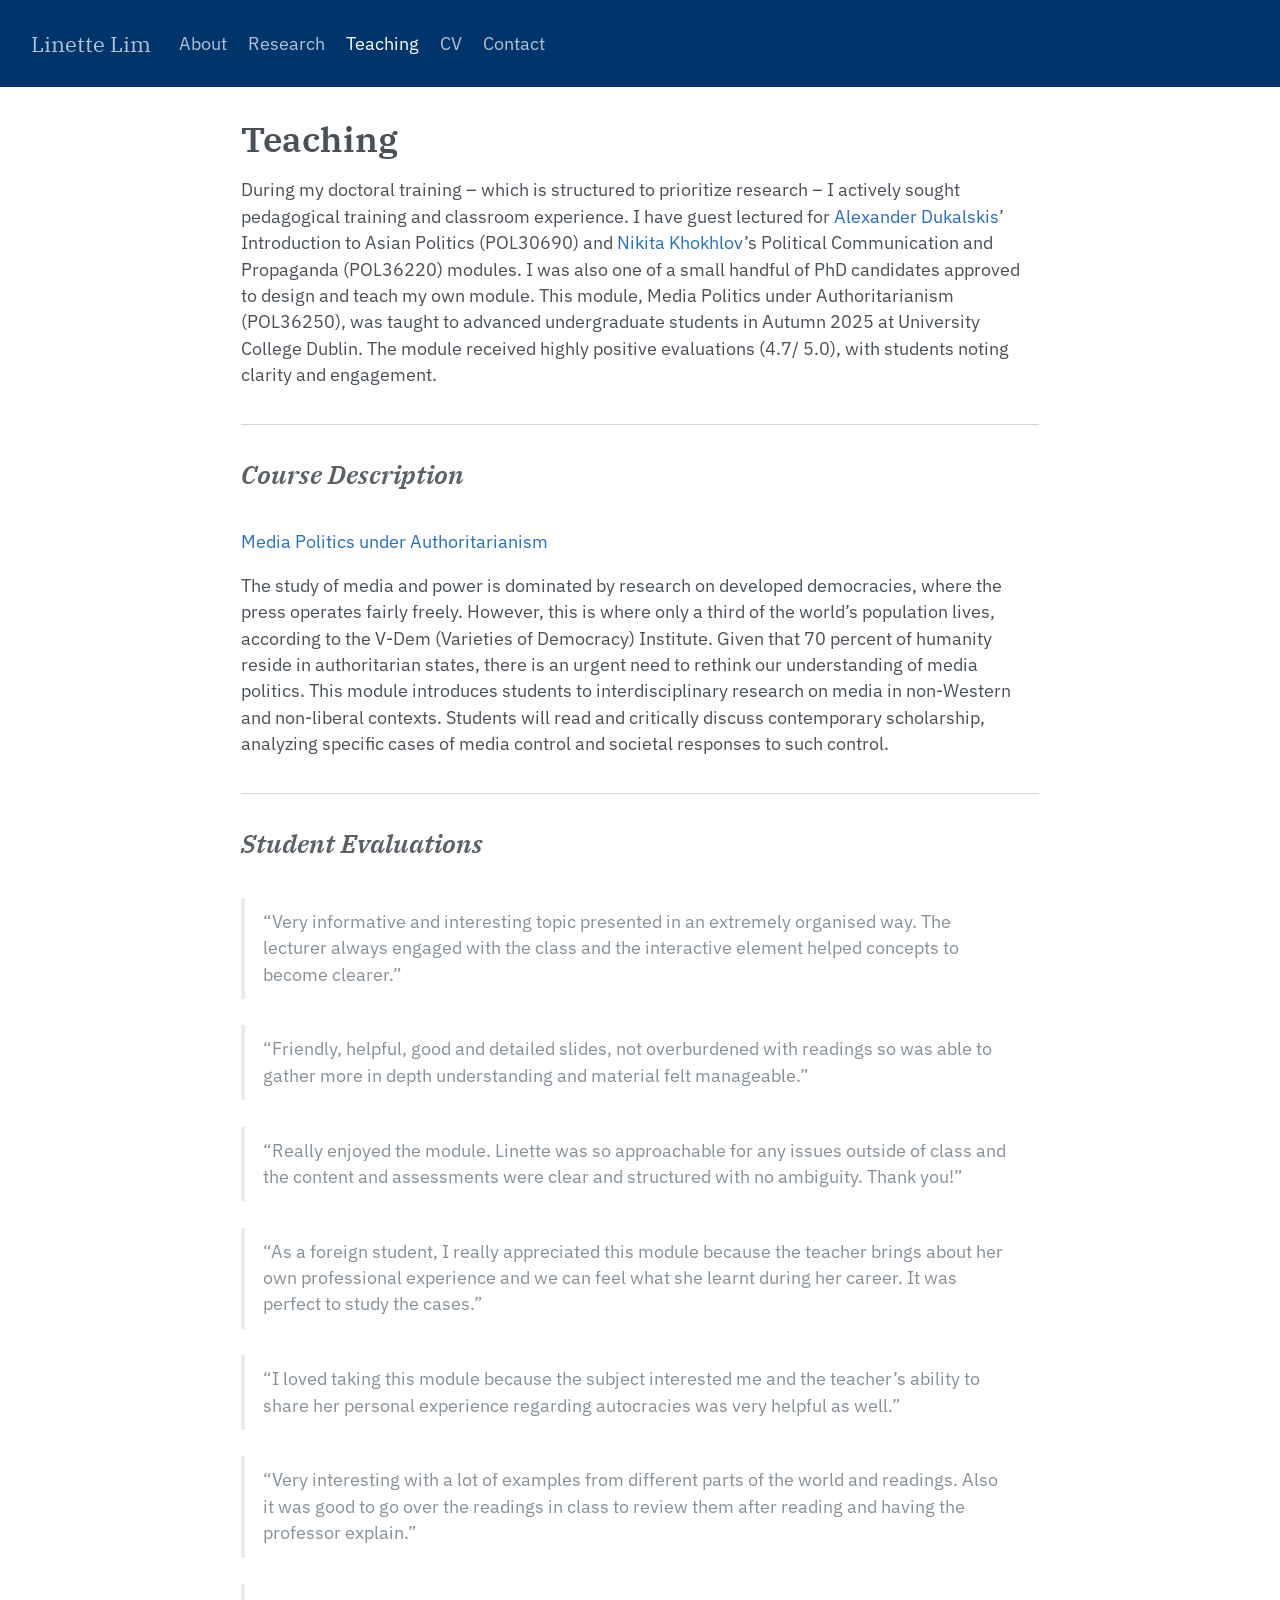
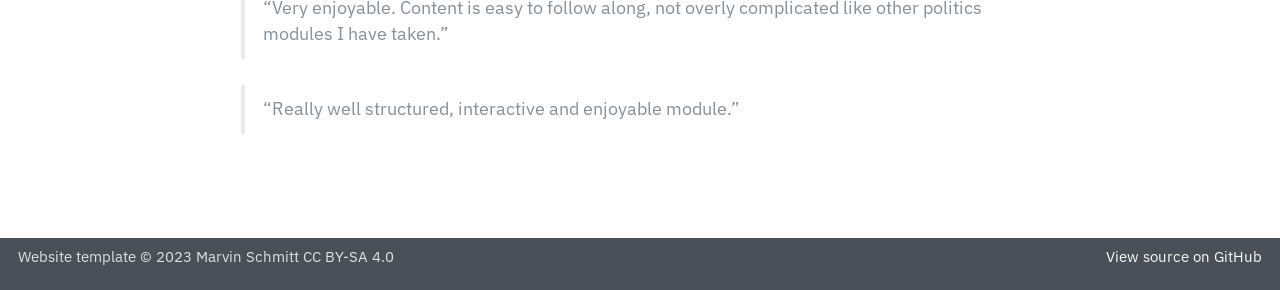
<file: docs/teaching/index.html>
<!DOCTYPE html>
<html xmlns="http://www.w3.org/1999/xhtml" lang="en" xml:lang="en"><head>

<meta charset="utf-8">
<meta name="generator" content="quarto-1.8.26">

<meta name="viewport" content="width=device-width, initial-scale=1.0, user-scalable=yes">


<title>Teaching – Linette Lim</title>
<style>
code{white-space: pre-wrap;}
span.smallcaps{font-variant: small-caps;}
div.columns{display: flex; gap: min(4vw, 1.5em);}
div.column{flex: auto; overflow-x: auto;}
div.hanging-indent{margin-left: 1.5em; text-indent: -1.5em;}
ul.task-list{list-style: none;}
ul.task-list li input[type="checkbox"] {
  width: 0.8em;
  margin: 0 0.8em 0.2em -1em; /* quarto-specific, see https://github.com/quarto-dev/quarto-cli/issues/4556 */ 
  vertical-align: middle;
}
</style>


<script src="../site_libs/quarto-nav/quarto-nav.js"></script>
<script src="../site_libs/quarto-nav/headroom.min.js"></script>
<script src="../site_libs/clipboard/clipboard.min.js"></script>
<script src="../site_libs/quarto-html/quarto.js" type="module"></script>
<script src="../site_libs/quarto-html/tabsets/tabsets.js" type="module"></script>
<script src="../site_libs/quarto-html/axe/axe-check.js" type="module"></script>
<script src="../site_libs/quarto-html/popper.min.js"></script>
<script src="../site_libs/quarto-html/tippy.umd.min.js"></script>
<script src="../site_libs/quarto-html/anchor.min.js"></script>
<link href="../site_libs/quarto-html/tippy.css" rel="stylesheet">
<link href="../site_libs/quarto-html/quarto-syntax-highlighting-587c61ba64f3a5504c4d52d930310e48.css" rel="stylesheet" id="quarto-text-highlighting-styles">
<script src="../site_libs/bootstrap/bootstrap.min.js"></script>
<link href="../site_libs/bootstrap/bootstrap-icons.css" rel="stylesheet">
<link href="../site_libs/bootstrap/bootstrap-eda5d264fb7306317da02b2ab7589dc1.min.css" rel="stylesheet" append-hash="true" id="quarto-bootstrap" data-mode="light">
<script id="quarto-search-options" type="application/json">{
  "language": {
    "search-no-results-text": "No results",
    "search-matching-documents-text": "matching documents",
    "search-copy-link-title": "Copy link to search",
    "search-hide-matches-text": "Hide additional matches",
    "search-more-match-text": "more match in this document",
    "search-more-matches-text": "more matches in this document",
    "search-clear-button-title": "Clear",
    "search-text-placeholder": "",
    "search-detached-cancel-button-title": "Cancel",
    "search-submit-button-title": "Submit",
    "search-label": "Search"
  }
}</script>
<style>@import url('https://fonts.googleapis.com/css2?family=IBM+Plex+Sans:ital,wght@0,100..700;1,100..700&family=IBM+Plex+Serif:ital,wght@0,100;0,200;0,300;0,400;0,500;0,600;0,700;1,100;1,200;1,300;1,400;1,500;1,600;1,700&display=swap');</style>


</head>

<body class="nav-fixed fullcontent quarto-light">

<div id="quarto-search-results"></div>
  <header id="quarto-header" class="headroom fixed-top">
    <nav class="navbar navbar-expand-lg " data-bs-theme="dark">
      <div class="navbar-container container-fluid">
      <div class="navbar-brand-container mx-auto">
    <a class="navbar-brand" href="../index.html">
    <span class="navbar-title">Linette Lim</span>
    </a>
  </div>
          <button class="navbar-toggler" type="button" data-bs-toggle="collapse" data-bs-target="#navbarCollapse" aria-controls="navbarCollapse" role="menu" aria-expanded="false" aria-label="Toggle navigation" onclick="if (window.quartoToggleHeadroom) { window.quartoToggleHeadroom(); }">
  <span class="navbar-toggler-icon"></span>
</button>
          <div class="collapse navbar-collapse" id="navbarCollapse">
            <ul class="navbar-nav navbar-nav-scroll me-auto">
  <li class="nav-item">
    <a class="nav-link" href="../about/index.html"> 
<span class="menu-text">About</span></a>
  </li>  
  <li class="nav-item">
    <a class="nav-link" href="../research/index.html"> 
<span class="menu-text">Research</span></a>
  </li>  
  <li class="nav-item">
    <a class="nav-link active" href="../teaching/index.html" aria-current="page"> 
<span class="menu-text">Teaching</span></a>
  </li>  
  <li class="nav-item">
    <a class="nav-link" href="../cv/index.html"> 
<span class="menu-text">CV</span></a>
  </li>  
  <li class="nav-item">
    <a class="nav-link" href="../contact/index.html"> 
<span class="menu-text">Contact</span></a>
  </li>  
</ul>
          </div> <!-- /navcollapse -->
            <div class="quarto-navbar-tools">
</div>
      </div> <!-- /container-fluid -->
    </nav>
</header>
<!-- content -->
<div id="quarto-content" class="quarto-container page-columns page-rows-contents page-layout-article page-navbar">
<!-- sidebar -->
<!-- margin-sidebar -->
    
<!-- main -->
<main class="content" id="quarto-document-content">

<header id="title-block-header" class="quarto-title-block default">
<div class="quarto-title">
<h1 class="title">Teaching</h1>
</div>



<div class="quarto-title-meta">

    
  
    
  </div>
  


</header>


<div style="text-align: left;">
<p>
</p><p>During my doctoral training – which is structured to prioritize research – I actively sought pedagogical training and classroom experience. I have guest lectured for <a href="https://alexdukalskis.wordpress.com/" target="_blank">Alexander Dukalskis</a>’ Introduction to Asian Politics (POL30690) and <a href="https://www.nikitakhokhlov.com/" target="_blank">Nikita Khokhlov</a>’s Political Communication and Propaganda (POL36220) modules. I was also one of a small handful of PhD candidates approved to design and teach my own module. This module, Media Politics under Authoritarianism (POL36250), was taught to advanced undergraduate students in Autumn 2025 at University College Dublin. The module received highly positive evaluations (4.7/ 5.0), with students noting clarity and engagement.</p>
<hr style="margin: 2em 0;">
<h3 style="margin-bottom: 1.5em;" class="anchored">
<em>Course Description</em>
</h3>
<p>
<strong><a href="media politics_syllabus.pdf" target="_blank">Media Politics under Authoritarianism</a></strong><br>
</p>
<p>
The study of media and power is dominated by research on developed democracies, where the press operates fairly freely. However, this is where only a third of the world’s population lives, according to the V-Dem (Varieties of Democracy) Institute. Given that 70 percent of humanity reside in authoritarian states, there is an urgent need to rethink our understanding of media politics. This module introduces students to interdisciplinary research on media in non-Western and non-liberal contexts. Students will read and critically discuss contemporary scholarship, analyzing specific cases of media control and societal responses to such control.
</p>
<hr style="margin: 2em 0;">
<h3 style="margin-bottom: 1.5em;" class="anchored">
<em>Student Evaluations</em>
</h3>
<blockquote style="margin: 0 0 1.5em 0;" class="blockquote">
“Very informative and interesting topic presented in an extremely organised way. The lecturer always engaged with the class and the interactive element helped concepts to become clearer.”
</blockquote>
<blockquote style="margin: 0 0 1.5em 0;" class="blockquote">
“Friendly, helpful, good and detailed slides, not overburdened with readings so was able to gather more in depth understanding and material felt manageable.”
</blockquote>
<blockquote style="margin: 0 0 1.5em 0;" class="blockquote">
“Really enjoyed the module. Linette was so approachable for any issues outside of class and the content and assessments were clear and structured with no ambiguity. Thank you!”
</blockquote>
<blockquote style="margin: 0 0 1.5em 0;" class="blockquote">
“As a foreign student, I really appreciated this module because the teacher brings about her own professional experience and we can feel what she learnt during her career. It was perfect to study the cases.”
</blockquote>
<blockquote style="margin: 0 0 1.5em 0;" class="blockquote">
“I loved taking this module because the subject interested me and the teacher’s ability to share her personal experience regarding autocracies was very helpful as well.”
</blockquote>
<blockquote style="margin: 0 0 1.5em 0;" class="blockquote">
“Very interesting with a lot of examples from different parts of the world and readings. Also it was good to go over the readings in class to review them after reading and having the professor explain.”
</blockquote>
<blockquote style="margin: 0 0 1.5em 0;" class="blockquote">
“Very enjoyable. Content is easy to follow along, not overly complicated like other politics modules I have taken.”
</blockquote>
<blockquote style="margin: 0 0 1.5em 0;" class="blockquote">
“Really well structured, interactive and enjoyable module.”
</blockquote>
</div>


</main></div>

 <!-- /main -->
<script id="quarto-html-after-body" type="application/javascript">
  window.document.addEventListener("DOMContentLoaded", function (event) {
    const icon = "";
    const anchorJS = new window.AnchorJS();
    anchorJS.options = {
      placement: 'right',
      icon: icon
    };
    anchorJS.add('.anchored');
    const isCodeAnnotation = (el) => {
      for (const clz of el.classList) {
        if (clz.startsWith('code-annotation-')) {                     
          return true;
        }
      }
      return false;
    }
    const onCopySuccess = function(e) {
      // button target
      const button = e.trigger;
      // don't keep focus
      button.blur();
      // flash "checked"
      button.classList.add('code-copy-button-checked');
      var currentTitle = button.getAttribute("title");
      button.setAttribute("title", "Copied!");
      let tooltip;
      if (window.bootstrap) {
        button.setAttribute("data-bs-toggle", "tooltip");
        button.setAttribute("data-bs-placement", "left");
        button.setAttribute("data-bs-title", "Copied!");
        tooltip = new bootstrap.Tooltip(button, 
          { trigger: "manual", 
            customClass: "code-copy-button-tooltip",
            offset: [0, -8]});
        tooltip.show();    
      }
      setTimeout(function() {
        if (tooltip) {
          tooltip.hide();
          button.removeAttribute("data-bs-title");
          button.removeAttribute("data-bs-toggle");
          button.removeAttribute("data-bs-placement");
        }
        button.setAttribute("title", currentTitle);
        button.classList.remove('code-copy-button-checked');
      }, 1000);
      // clear code selection
      e.clearSelection();
    }
    const getTextToCopy = function(trigger) {
      const outerScaffold = trigger.parentElement.cloneNode(true);
      const codeEl = outerScaffold.querySelector('code');
      for (const childEl of codeEl.children) {
        if (isCodeAnnotation(childEl)) {
          childEl.remove();
        }
      }
      return codeEl.innerText;
    }
    const clipboard = new window.ClipboardJS('.code-copy-button:not([data-in-quarto-modal])', {
      text: getTextToCopy
    });
    clipboard.on('success', onCopySuccess);
    if (window.document.getElementById('quarto-embedded-source-code-modal')) {
      const clipboardModal = new window.ClipboardJS('.code-copy-button[data-in-quarto-modal]', {
        text: getTextToCopy,
        container: window.document.getElementById('quarto-embedded-source-code-modal')
      });
      clipboardModal.on('success', onCopySuccess);
    }
      var localhostRegex = new RegExp(/^(?:http|https):\/\/localhost\:?[0-9]*\//);
      var mailtoRegex = new RegExp(/^mailto:/);
        var filterRegex = new RegExp('/' + window.location.host + '/');
      var isInternal = (href) => {
          return filterRegex.test(href) || localhostRegex.test(href) || mailtoRegex.test(href);
      }
      // Inspect non-navigation links and adorn them if external
     var links = window.document.querySelectorAll('a[href]:not(.nav-link):not(.navbar-brand):not(.toc-action):not(.sidebar-link):not(.sidebar-item-toggle):not(.pagination-link):not(.no-external):not([aria-hidden]):not(.dropdown-item):not(.quarto-navigation-tool):not(.about-link)');
      for (var i=0; i<links.length; i++) {
        const link = links[i];
        if (!isInternal(link.href)) {
          // undo the damage that might have been done by quarto-nav.js in the case of
          // links that we want to consider external
          if (link.dataset.originalHref !== undefined) {
            link.href = link.dataset.originalHref;
          }
        }
      }
    function tippyHover(el, contentFn, onTriggerFn, onUntriggerFn) {
      const config = {
        allowHTML: true,
        maxWidth: 500,
        delay: 100,
        arrow: false,
        appendTo: function(el) {
            return el.parentElement;
        },
        interactive: true,
        interactiveBorder: 10,
        theme: 'quarto',
        placement: 'bottom-start',
      };
      if (contentFn) {
        config.content = contentFn;
      }
      if (onTriggerFn) {
        config.onTrigger = onTriggerFn;
      }
      if (onUntriggerFn) {
        config.onUntrigger = onUntriggerFn;
      }
      window.tippy(el, config); 
    }
    const noterefs = window.document.querySelectorAll('a[role="doc-noteref"]');
    for (var i=0; i<noterefs.length; i++) {
      const ref = noterefs[i];
      tippyHover(ref, function() {
        // use id or data attribute instead here
        let href = ref.getAttribute('data-footnote-href') || ref.getAttribute('href');
        try { href = new URL(href).hash; } catch {}
        const id = href.replace(/^#\/?/, "");
        const note = window.document.getElementById(id);
        if (note) {
          return note.innerHTML;
        } else {
          return "";
        }
      });
    }
    const xrefs = window.document.querySelectorAll('a.quarto-xref');
    const processXRef = (id, note) => {
      // Strip column container classes
      const stripColumnClz = (el) => {
        el.classList.remove("page-full", "page-columns");
        if (el.children) {
          for (const child of el.children) {
            stripColumnClz(child);
          }
        }
      }
      stripColumnClz(note)
      if (id === null || id.startsWith('sec-')) {
        // Special case sections, only their first couple elements
        const container = document.createElement("div");
        if (note.children && note.children.length > 2) {
          container.appendChild(note.children[0].cloneNode(true));
          for (let i = 1; i < note.children.length; i++) {
            const child = note.children[i];
            if (child.tagName === "P" && child.innerText === "") {
              continue;
            } else {
              container.appendChild(child.cloneNode(true));
              break;
            }
          }
          if (window.Quarto?.typesetMath) {
            window.Quarto.typesetMath(container);
          }
          return container.innerHTML
        } else {
          if (window.Quarto?.typesetMath) {
            window.Quarto.typesetMath(note);
          }
          return note.innerHTML;
        }
      } else {
        // Remove any anchor links if they are present
        const anchorLink = note.querySelector('a.anchorjs-link');
        if (anchorLink) {
          anchorLink.remove();
        }
        if (window.Quarto?.typesetMath) {
          window.Quarto.typesetMath(note);
        }
        if (note.classList.contains("callout")) {
          return note.outerHTML;
        } else {
          return note.innerHTML;
        }
      }
    }
    for (var i=0; i<xrefs.length; i++) {
      const xref = xrefs[i];
      tippyHover(xref, undefined, function(instance) {
        instance.disable();
        let url = xref.getAttribute('href');
        let hash = undefined; 
        if (url.startsWith('#')) {
          hash = url;
        } else {
          try { hash = new URL(url).hash; } catch {}
        }
        if (hash) {
          const id = hash.replace(/^#\/?/, "");
          const note = window.document.getElementById(id);
          if (note !== null) {
            try {
              const html = processXRef(id, note.cloneNode(true));
              instance.setContent(html);
            } finally {
              instance.enable();
              instance.show();
            }
          } else {
            // See if we can fetch this
            fetch(url.split('#')[0])
            .then(res => res.text())
            .then(html => {
              const parser = new DOMParser();
              const htmlDoc = parser.parseFromString(html, "text/html");
              const note = htmlDoc.getElementById(id);
              if (note !== null) {
                const html = processXRef(id, note);
                instance.setContent(html);
              } 
            }).finally(() => {
              instance.enable();
              instance.show();
            });
          }
        } else {
          // See if we can fetch a full url (with no hash to target)
          // This is a special case and we should probably do some content thinning / targeting
          fetch(url)
          .then(res => res.text())
          .then(html => {
            const parser = new DOMParser();
            const htmlDoc = parser.parseFromString(html, "text/html");
            const note = htmlDoc.querySelector('main.content');
            if (note !== null) {
              // This should only happen for chapter cross references
              // (since there is no id in the URL)
              // remove the first header
              if (note.children.length > 0 && note.children[0].tagName === "HEADER") {
                note.children[0].remove();
              }
              const html = processXRef(null, note);
              instance.setContent(html);
            } 
          }).finally(() => {
            instance.enable();
            instance.show();
          });
        }
      }, function(instance) {
      });
    }
        let selectedAnnoteEl;
        const selectorForAnnotation = ( cell, annotation) => {
          let cellAttr = 'data-code-cell="' + cell + '"';
          let lineAttr = 'data-code-annotation="' +  annotation + '"';
          const selector = 'span[' + cellAttr + '][' + lineAttr + ']';
          return selector;
        }
        const selectCodeLines = (annoteEl) => {
          const doc = window.document;
          const targetCell = annoteEl.getAttribute("data-target-cell");
          const targetAnnotation = annoteEl.getAttribute("data-target-annotation");
          const annoteSpan = window.document.querySelector(selectorForAnnotation(targetCell, targetAnnotation));
          const lines = annoteSpan.getAttribute("data-code-lines").split(",");
          const lineIds = lines.map((line) => {
            return targetCell + "-" + line;
          })
          let top = null;
          let height = null;
          let parent = null;
          if (lineIds.length > 0) {
              //compute the position of the single el (top and bottom and make a div)
              const el = window.document.getElementById(lineIds[0]);
              top = el.offsetTop;
              height = el.offsetHeight;
              parent = el.parentElement.parentElement;
            if (lineIds.length > 1) {
              const lastEl = window.document.getElementById(lineIds[lineIds.length - 1]);
              const bottom = lastEl.offsetTop + lastEl.offsetHeight;
              height = bottom - top;
            }
            if (top !== null && height !== null && parent !== null) {
              // cook up a div (if necessary) and position it 
              let div = window.document.getElementById("code-annotation-line-highlight");
              if (div === null) {
                div = window.document.createElement("div");
                div.setAttribute("id", "code-annotation-line-highlight");
                div.style.position = 'absolute';
                parent.appendChild(div);
              }
              div.style.top = top - 2 + "px";
              div.style.height = height + 4 + "px";
              div.style.left = 0;
              let gutterDiv = window.document.getElementById("code-annotation-line-highlight-gutter");
              if (gutterDiv === null) {
                gutterDiv = window.document.createElement("div");
                gutterDiv.setAttribute("id", "code-annotation-line-highlight-gutter");
                gutterDiv.style.position = 'absolute';
                const codeCell = window.document.getElementById(targetCell);
                const gutter = codeCell.querySelector('.code-annotation-gutter');
                gutter.appendChild(gutterDiv);
              }
              gutterDiv.style.top = top - 2 + "px";
              gutterDiv.style.height = height + 4 + "px";
            }
            selectedAnnoteEl = annoteEl;
          }
        };
        const unselectCodeLines = () => {
          const elementsIds = ["code-annotation-line-highlight", "code-annotation-line-highlight-gutter"];
          elementsIds.forEach((elId) => {
            const div = window.document.getElementById(elId);
            if (div) {
              div.remove();
            }
          });
          selectedAnnoteEl = undefined;
        };
          // Handle positioning of the toggle
      window.addEventListener(
        "resize",
        throttle(() => {
          elRect = undefined;
          if (selectedAnnoteEl) {
            selectCodeLines(selectedAnnoteEl);
          }
        }, 10)
      );
      function throttle(fn, ms) {
      let throttle = false;
      let timer;
        return (...args) => {
          if(!throttle) { // first call gets through
              fn.apply(this, args);
              throttle = true;
          } else { // all the others get throttled
              if(timer) clearTimeout(timer); // cancel #2
              timer = setTimeout(() => {
                fn.apply(this, args);
                timer = throttle = false;
              }, ms);
          }
        };
      }
        // Attach click handler to the DT
        const annoteDls = window.document.querySelectorAll('dt[data-target-cell]');
        for (const annoteDlNode of annoteDls) {
          annoteDlNode.addEventListener('click', (event) => {
            const clickedEl = event.target;
            if (clickedEl !== selectedAnnoteEl) {
              unselectCodeLines();
              const activeEl = window.document.querySelector('dt[data-target-cell].code-annotation-active');
              if (activeEl) {
                activeEl.classList.remove('code-annotation-active');
              }
              selectCodeLines(clickedEl);
              clickedEl.classList.add('code-annotation-active');
            } else {
              // Unselect the line
              unselectCodeLines();
              clickedEl.classList.remove('code-annotation-active');
            }
          });
        }
    const findCites = (el) => {
      const parentEl = el.parentElement;
      if (parentEl) {
        const cites = parentEl.dataset.cites;
        if (cites) {
          return {
            el,
            cites: cites.split(' ')
          };
        } else {
          return findCites(el.parentElement)
        }
      } else {
        return undefined;
      }
    };
    var bibliorefs = window.document.querySelectorAll('a[role="doc-biblioref"]');
    for (var i=0; i<bibliorefs.length; i++) {
      const ref = bibliorefs[i];
      const citeInfo = findCites(ref);
      if (citeInfo) {
        tippyHover(citeInfo.el, function() {
          var popup = window.document.createElement('div');
          citeInfo.cites.forEach(function(cite) {
            var citeDiv = window.document.createElement('div');
            citeDiv.classList.add('hanging-indent');
            citeDiv.classList.add('csl-entry');
            var biblioDiv = window.document.getElementById('ref-' + cite);
            if (biblioDiv) {
              citeDiv.innerHTML = biblioDiv.innerHTML;
            }
            popup.appendChild(citeDiv);
          });
          return popup.innerHTML;
        });
      }
    }
  });
  </script>
 <!-- /content -->
<footer class="footer">
  <div class="nav-footer">
    <div class="nav-footer-left">
<p><span class="faux-block">Website template © 2023 Marvin Schmitt CC BY-SA 4.0</span></p>
</div>   
    <div class="nav-footer-center">
      &nbsp;
    </div>
    <div class="nav-footer-right">
<p><span class="faux-block"><a href="https://github.com/marvinschmitt/quarto-website-template/">View source on GitHub</a></span></p>
</div>
  </div>
</footer>




</body></html>
</file>
<file: docs/site_libs/quarto-html/tippy.css>
.tippy-box[data-animation=fade][data-state=hidden]{opacity:0}[data-tippy-root]{max-width:calc(100vw - 10px)}.tippy-box{position:relative;background-color:#333;color:#fff;border-radius:4px;font-size:14px;line-height:1.4;white-space:normal;outline:0;transition-property:transform,visibility,opacity}.tippy-box[data-placement^=top]>.tippy-arrow{bottom:0}.tippy-box[data-placement^=top]>.tippy-arrow:before{bottom:-7px;left:0;border-width:8px 8px 0;border-top-color:initial;transform-origin:center top}.tippy-box[data-placement^=bottom]>.tippy-arrow{top:0}.tippy-box[data-placement^=bottom]>.tippy-arrow:before{top:-7px;left:0;border-width:0 8px 8px;border-bottom-color:initial;transform-origin:center bottom}.tippy-box[data-placement^=left]>.tippy-arrow{right:0}.tippy-box[data-placement^=left]>.tippy-arrow:before{border-width:8px 0 8px 8px;border-left-color:initial;right:-7px;transform-origin:center left}.tippy-box[data-placement^=right]>.tippy-arrow{left:0}.tippy-box[data-placement^=right]>.tippy-arrow:before{left:-7px;border-width:8px 8px 8px 0;border-right-color:initial;transform-origin:center right}.tippy-box[data-inertia][data-state=visible]{transition-timing-function:cubic-bezier(.54,1.5,.38,1.11)}.tippy-arrow{width:16px;height:16px;color:#333}.tippy-arrow:before{content:"";position:absolute;border-color:transparent;border-style:solid}.tippy-content{position:relative;padding:5px 9px;z-index:1}
</file>
<file: docs/site_libs/quarto-html/quarto-syntax-highlighting-587c61ba64f3a5504c4d52d930310e48.css>
/* quarto syntax highlight colors */
:root {
  --quarto-hl-ot-color: #003B4F;
  --quarto-hl-at-color: #657422;
  --quarto-hl-ss-color: #20794D;
  --quarto-hl-an-color: #5E5E5E;
  --quarto-hl-fu-color: #4758AB;
  --quarto-hl-st-color: #20794D;
  --quarto-hl-cf-color: #003B4F;
  --quarto-hl-op-color: #5E5E5E;
  --quarto-hl-er-color: #AD0000;
  --quarto-hl-bn-color: #AD0000;
  --quarto-hl-al-color: #AD0000;
  --quarto-hl-va-color: #111111;
  --quarto-hl-bu-color: inherit;
  --quarto-hl-ex-color: inherit;
  --quarto-hl-pp-color: #AD0000;
  --quarto-hl-in-color: #5E5E5E;
  --quarto-hl-vs-color: #20794D;
  --quarto-hl-wa-color: #5E5E5E;
  --quarto-hl-do-color: #5E5E5E;
  --quarto-hl-im-color: #00769E;
  --quarto-hl-ch-color: #20794D;
  --quarto-hl-dt-color: #AD0000;
  --quarto-hl-fl-color: #AD0000;
  --quarto-hl-co-color: #5E5E5E;
  --quarto-hl-cv-color: #5E5E5E;
  --quarto-hl-cn-color: #8f5902;
  --quarto-hl-sc-color: #5E5E5E;
  --quarto-hl-dv-color: #AD0000;
  --quarto-hl-kw-color: #003B4F;
}

/* other quarto variables */
:root {
  --quarto-font-monospace: SFMono-Regular, Menlo, Monaco, Consolas, "Liberation Mono", "Courier New", monospace;
}

/* syntax highlight based on Pandoc's rules */
pre > code.sourceCode > span {
  color: #003B4F;
}

code.sourceCode > span {
  color: #003B4F;
}

div.sourceCode,
div.sourceCode pre.sourceCode {
  color: #003B4F;
}

/* Normal */
code span {
  color: #003B4F;
}

/* Alert */
code span.al {
  color: #AD0000;
  font-style: inherit;
}

/* Annotation */
code span.an {
  color: #5E5E5E;
  font-style: inherit;
}

/* Attribute */
code span.at {
  color: #657422;
  font-style: inherit;
}

/* BaseN */
code span.bn {
  color: #AD0000;
  font-style: inherit;
}

/* BuiltIn */
code span.bu {
  font-style: inherit;
}

/* ControlFlow */
code span.cf {
  color: #003B4F;
  font-weight: bold;
  font-style: inherit;
}

/* Char */
code span.ch {
  color: #20794D;
  font-style: inherit;
}

/* Constant */
code span.cn {
  color: #8f5902;
  font-style: inherit;
}

/* Comment */
code span.co {
  color: #5E5E5E;
  font-style: inherit;
}

/* CommentVar */
code span.cv {
  color: #5E5E5E;
  font-style: italic;
}

/* Documentation */
code span.do {
  color: #5E5E5E;
  font-style: italic;
}

/* DataType */
code span.dt {
  color: #AD0000;
  font-style: inherit;
}

/* DecVal */
code span.dv {
  color: #AD0000;
  font-style: inherit;
}

/* Error */
code span.er {
  color: #AD0000;
  font-style: inherit;
}

/* Extension */
code span.ex {
  font-style: inherit;
}

/* Float */
code span.fl {
  color: #AD0000;
  font-style: inherit;
}

/* Function */
code span.fu {
  color: #4758AB;
  font-style: inherit;
}

/* Import */
code span.im {
  color: #00769E;
  font-style: inherit;
}

/* Information */
code span.in {
  color: #5E5E5E;
  font-style: inherit;
}

/* Keyword */
code span.kw {
  color: #003B4F;
  font-weight: bold;
  font-style: inherit;
}

/* Operator */
code span.op {
  color: #5E5E5E;
  font-style: inherit;
}

/* Other */
code span.ot {
  color: #003B4F;
  font-style: inherit;
}

/* Preprocessor */
code span.pp {
  color: #AD0000;
  font-style: inherit;
}

/* SpecialChar */
code span.sc {
  color: #5E5E5E;
  font-style: inherit;
}

/* SpecialString */
code span.ss {
  color: #20794D;
  font-style: inherit;
}

/* String */
code span.st {
  color: #20794D;
  font-style: inherit;
}

/* Variable */
code span.va {
  color: #111111;
  font-style: inherit;
}

/* VerbatimString */
code span.vs {
  color: #20794D;
  font-style: inherit;
}

/* Warning */
code span.wa {
  color: #5E5E5E;
  font-style: italic;
}

.prevent-inlining {
  content: "</";
}

/*# sourceMappingURL=2dce1cc6c82594539e1579de68416b47.css.map */
</file>
